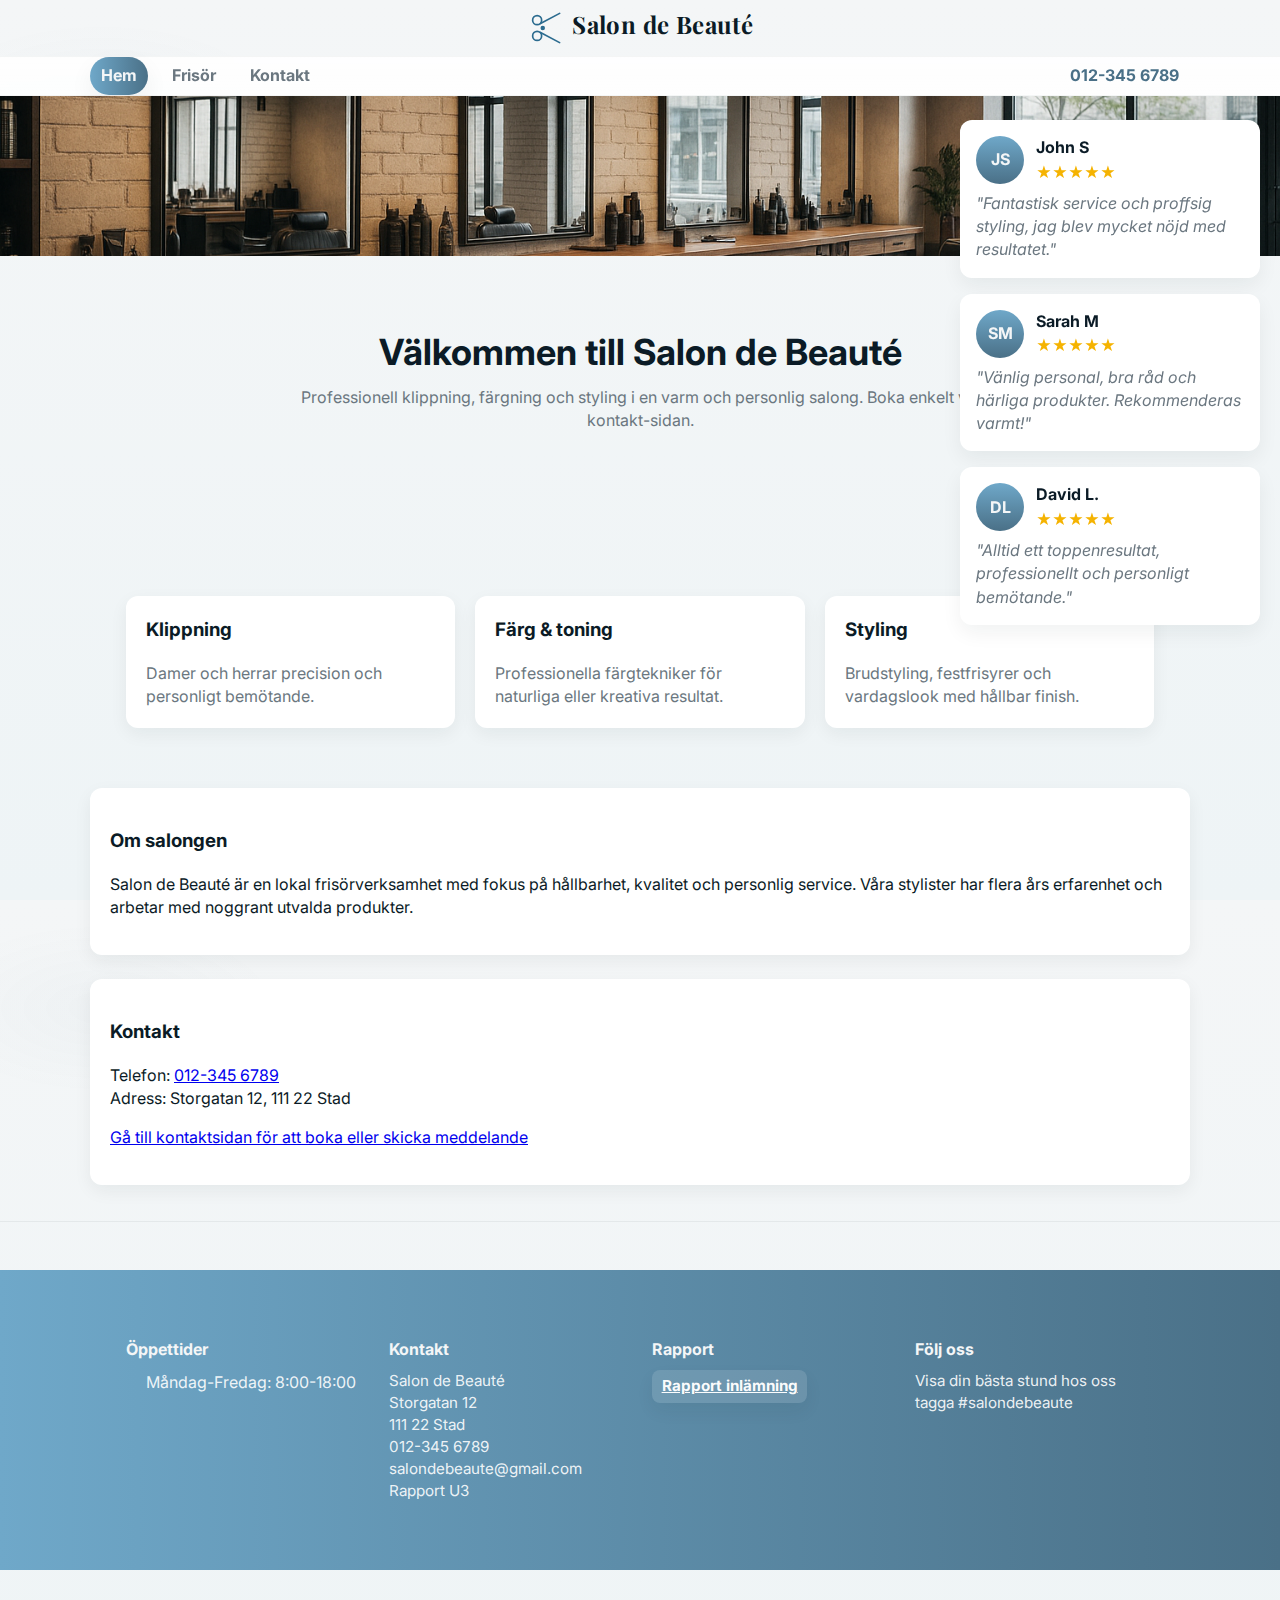
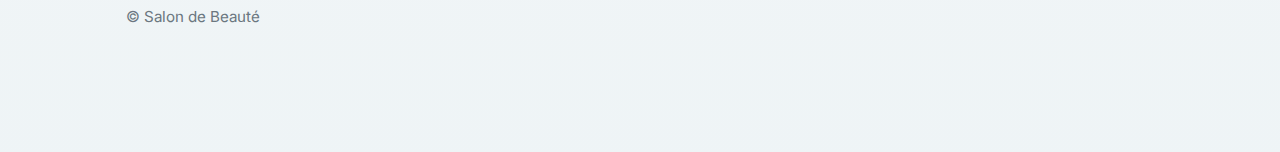
<file: index.html>
<!doctype html>
<html lang="sv">
  <head>
  <meta charset="utf-8" />
  <meta name="viewport" content="width=device-width,initial-scale=1" />
  <title>Hem  Salon de Beauté</title>
  <link rel="stylesheet" href="styles.css">
</head>
<body>
  
  <header class="site-header">
    <div class="container">
  <h1 class="logo"><a href="hem.html"><img src="assets/scissors-logo.svg" alt="Salon de Beauté logo" class="logo-img">Salon de Beauté</a></h1>
    </div>
  </header>

  <nav class="sub-nav" aria-label="Primary">
    <div class="container">
      <a href="hem.html" class="active" aria-current="page">Hem</a>
      <div class="nav-item has-submenu" aria-haspopup="true">
        <a href="frisor.html" class="nav-link">Frisör</a>
        <ul class="dropdown-menu" role="menu" aria-label="Frisör meny">
          <li role="none"><a role="menuitem" href="frisor-1.html">Klipp &amp; Form</a></li>
          <li role="none"><a role="menuitem" href="frisor-2.html">Färg &amp; toning</a></li>
          <li role="none"><a role="menuitem" href="frisor-3.html">Styling &amp; Brud</a></li>
        </ul>
      </div>
      <a href="kontakt.html">Kontakt</a>
      <a href="tel:+46123456789" class="nav-phone">012-345 6789</a>
    </div>
  </nav>

  <!-- title image (moved below nav) - full-bleed and thinner -->
  <div class="title-image" aria-hidden="false">
    <img src="assets/real2.png" alt="Salongens interiör" class="title-image-img">
  </div>
  
  <!-- header banner using user-provided image (caption removed) -->
  <div class="header-banner" role="img" aria-label="Salongens interiör">
    <img src="assets/real2.png" alt="Salongens interiör" class="banner-img">
  </div>

  <main id="main">
    <section class="hero">
      <div class="container">
        <h2>Välkommen till Salon de Beauté</h2>
        <p>Professionell klippning, färgning och styling i en varm och personlig salong. Boka enkelt via kontakt-sidan.</p>
      </div>
    </section>

    <section id="features" class="features container">
  <article class="feature">
    <h3>Klippning</h3>
  <p>Damer och herrar  precision och personligt bemötande.</p>
  </article>
      <article class="feature">
        <h3>Färg &amp; toning</h3>
        <p>Professionella färgtekniker för naturliga eller kreativa resultat.</p>
      </article>
      <article class="feature">
        <h3>Styling</h3>
        <p>Brudstyling, festfrisyrer och vardagslook med hållbar finish.</p>
      </article>
    </section>

    <section class="container about">
      <h3>Om salongen</h3>
      <p>Salon de Beauté är en lokal frisörverksamhet med fokus på hållbarhet, kvalitet och personlig service. Våra stylister har flera års erfarenhet och arbetar med noggrant utvalda produkter.</p>
    </section>

  <!-- Reviews sidebar (matches other pages) -->
  <aside class="reviews-sidebar" aria-label="Kundrecensioner">
    <div class="review-card">
      <div class="review-header">
        <div class="review-avatar">JS</div>
        <div class="review-meta"><strong>John S</strong><div class="stars">★★★★★</div></div>
      </div>
      <blockquote>"Fantastisk service och proffsig styling, jag blev mycket nöjd med resultatet."</blockquote>
    </div>
    <div class="review-card">
      <div class="review-header">
        <div class="review-avatar">SM</div>
        <div class="review-meta"><strong>Sarah M</strong><div class="stars">★★★★★</div></div>
      </div>
      <blockquote>"Vänlig personal, bra råd och härliga produkter. Rekommenderas varmt!"</blockquote>
    </div>
    <div class="review-card">
      <div class="review-header">
        <div class="review-avatar">DL</div>
        <div class="review-meta"><strong>David L.</strong><div class="stars">★★★★★</div></div>
      </div>
      <blockquote>"Alltid ett toppenresultat, professionellt och personligt bemötande."</blockquote>
    </div>
  </aside>

    <section id="contact" class="container contact">
      <h3>Kontakt</h3>
      <p>Telefon: <a href="tel:+46123456789">012-345 6789</a><br>Adress: Storgatan 12, 111 22 Stad</p>
      <p><a href="kontakt.html">Gå till kontaktsidan för att boka eller skicka meddelande</a></p>
    </section>
  </main>

  <footer class="site-footer">
    <div class="footer-bar" role="region" aria-label="Footer information">
      <div class="container footer-columns">
        <div class="footer-col">
          <h4>Öppettider</h4>
          <ul class="hours">
            <li>Måndag-Fredag: 8:00-18:00</li>
          </ul>
        </div>
        <div class="footer-col">
          <h4>Kontakt</h4>
          <p>Salon de Beauté<br>Storgatan 12<br>111 22 Stad</p>
          <p><a href="tel:0123456789">012-345 6789</a><br><a href="mailto:salondebeaute@gmail.com">salondebeaute@gmail.com</a></p>
          <p><a href="U3/rapport.html">Rapport U3</a></p>
        </div>
        <div class="footer-col">
          <h4>Rapport</h4>
          <p><a href="rapport.pdf" class="rapport-link" target="_blank" rel="noopener">Rapport inlämning</a></p>
        </div>
        <div class="footer-col">
          <h4>Följ oss</h4>
          <p>Visa din bästa stund hos oss<br>tagga #salondebeaute</p>
    <!-- social icon removed as requested -->
        </div>
      </div>
    </div>
    <div class="container">
      <p>© <span id="year"></span> Salon de Beauté</p>
    </div>
  </footer>
    <div class="container">
    </div>

</body>
</html>
</file>
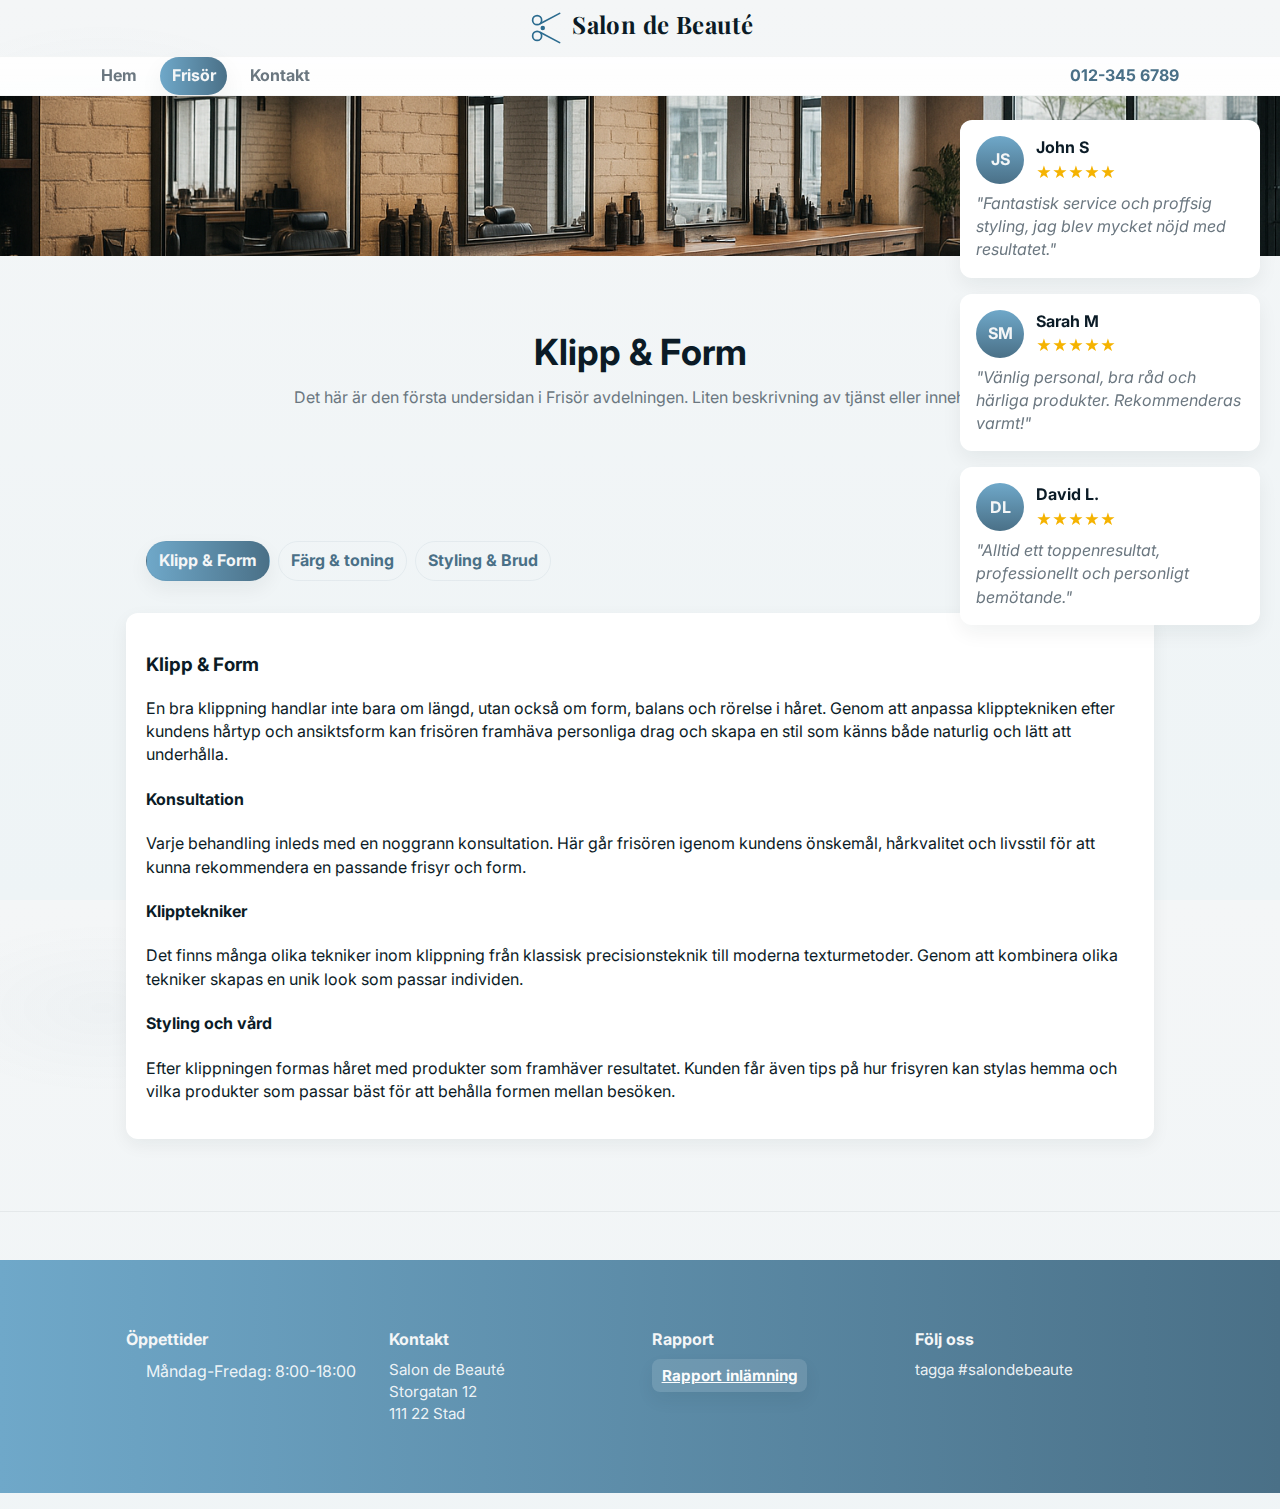
<file: frisor-1.html>
<!doctype html>
<html lang="sv">
  <head>
    <meta charset="utf-8" />
    <meta name="viewport" content="width=device-width,initial-scale=1" />
    <title>Klipp &amp; Form</title>
    <link rel="stylesheet" href="styles.css">
  </head>
  <body>
    <header class="site-header">
      <div class="container">
        <h1 class="logo"><a href="hem.html"><img src="assets/scissors-logo.svg" alt="Salon de Beauté logo" class="logo-img">Salon de Beauté</a></h1>
      </div>
    </header>

    <nav class="sub-nav" aria-label="Primary">
      <div class="container">
        <a href="hem.html">Hem</a>
        <div class="nav-item has-submenu" aria-haspopup="true">
          <a href="frisor.html" class="nav-link active" aria-current="page">Frisör</a>
          <ul class="dropdown-menu" role="menu" aria-label="Frisör meny">
            <li role="none"><a role="menuitem" href="frisor-1.html">Klipp &amp; Form</a></li>
            <li role="none"><a role="menuitem" href="frisor-2.html">Färg &amp; toning</a></li>
            <li role="none"><a role="menuitem" href="frisor-3.html">Styling &amp; Brud</a></li>
          </ul>
        </div>
        <a href="kontakt.html">Kontakt</a>
        <a href="tel:+46123456789" class="nav-phone">012-345 6789</a>
      </div>
    </nav>

    <div class="header-banner" role="img" aria-label="Salongens interiör">
      <img src="assets/real2.png" alt="Salongens interiör" class="banner-img">
    </div>

    <main id="main">
      <section class="hero">
        <div class="container">
          <h2>Klipp &amp; Form</h2>
          <p>Det här är den första undersidan i Frisör avdelningen. Liten beskrivning av tjänst eller innehåll.</p>
        </div>
      </section>
      <!-- reviews sidebar (sticky on the right) -->
      <aside class="reviews-sidebar" aria-label="Kundrecensioner">
        <div class="review-card">
            <div class="review-header">
            <div class="review-avatar">JS</div>
            <div class="review-meta"><strong>John S</strong><div class="stars">★★★★★</div></div>
          </div>
    <blockquote>"Fantastisk service och proffsig styling, jag blev mycket nöjd med resultatet."</blockquote>
        </div>
        <div class="review-card">
          <div class="review-header">
            <div class="review-avatar">SM</div>
            <div class="review-meta"><strong>Sarah M</strong><div class="stars">★★★★★</div></div>
          </div>
          <blockquote>"Vänlig personal, bra råd och härliga produkter. Rekommenderas varmt!"</blockquote>
        </div>
        <div class="review-card">
          <div class="review-header">
            <div class="review-avatar">DL</div>
            <div class="review-meta"><strong>David L.</strong><div class="stars">★★★★★</div></div>
          </div>
    <blockquote>"Alltid ett toppenresultat, professionellt och personligt bemötande."</blockquote>
        </div>
      </aside>

      <section class="container">
        <nav class="local-nav" aria-label="Lokal navigering Frisör">
          <ul>
            <li><a href="frisor-1.html" class="active">Klipp &amp; Form</a></li>
            <li><a href="frisor-2.html">Färg &amp; toning</a></li>
            <li><a href="frisor-3.html">Styling &amp; Brud</a></li>
          </ul>
        </nav>

        <article class="about">
          <h3>Klipp &amp; Form</h3>
          <p>En bra klippning handlar inte bara om längd, utan också om form, balans och rörelse i håret. Genom att anpassa klipptekniken efter kundens hårtyp och ansiktsform kan frisören framhäva personliga drag och skapa en stil som känns både naturlig och lätt att underhålla.</p>

          <h4>Konsultation</h4>
          <p>Varje behandling inleds med en noggrann konsultation. Här går frisören igenom kundens önskemål, hårkvalitet och livsstil för att kunna rekommendera en passande frisyr och form.</p>

          <h4>Klipptekniker</h4>
          <p>Det finns många olika tekniker inom klippning  från klassisk precisionsteknik till moderna texturmetoder. Genom att kombinera olika tekniker skapas en unik look som passar individen.</p>

          <h4>Styling och vård</h4>
          <p>Efter klippningen formas håret med produkter som framhäver resultatet. Kunden får även tips på hur frisyren kan stylas hemma och vilka produkter som passar bäst för att behålla formen mellan besöken.</p>
        </article>
      </section>
    </main>

    <footer class="site-footer">
      <div class="footer-bar" role="region" aria-label="Footer information">
        <div class="container footer-columns">
            <div class="footer-col">
              <h4>Öppettider</h4>
              <ul class="hours">
                <li>Måndag-Fredag: 8:00-18:00</li>
              </ul>
            </div>
            <div class="footer-col">
              <h4>Kontakt</h4>
              <p>Salon de Beauté<br>Storgatan 12<br>111 22 Stad</p>
            </div>
            <div class="footer-col">
              <h4>Rapport</h4>
              <p><a href="rapport.pdf" class="rapport-link" target="_blank" rel="noopener">Rapport inlämning</a></p>
            </div>
            <div class="footer-col">
              <h4>Följ oss</h4>
              <p>tagga #salondebeaute</p>
            </div>
          </div>
      </div>
    </footer>

    <!-- Mobile-only reviews toggle (CSS-only) -->
    <a href="#mobile-reviews" class="reviews-toggle" aria-hidden="false">Recensioner</a>

    <aside id="mobile-reviews" class="mobile-reviews-drawer" role="dialog" aria-label="Kundrecensioner">
    <a href="#" class="mobile-reviews-close" aria-label="Stäng recensioner">✕</a>
      <div class="reviews-drawer-inner">
        <div class="review-card">
          <div class="review-header">
            <div class="review-avatar">JS</div>
            <div class="review-meta"><strong>John S</strong><div class="stars">★★★★★</div></div>
          </div>
          <blockquote>"Fantastisk service och proffsig styling, jag blev mycket nöjd med resultatet."</blockquote>
        </div>
        <div class="review-card">
          <div class="review-header">
            <div class="review-avatar">SM</div>
            <div class="review-meta"><strong>Sarah M</strong><div class="stars">★★★★★</div></div>
          </div>
          <blockquote>"Vänlig personal, bra råd och härliga produkter. Rekommenderas varmt!"</blockquote>
        </div>
        <div class="review-card">
          <div class="review-header">
            <div class="review-avatar">DL</div>
            <div class="review-meta"><strong>David L.</strong><div class="stars">★★★★★</div></div>
          </div>
          <blockquote>"Alltid ett toppenresultat, professionellt och personligt bemötande."</blockquote>
        </div>
      </div>
    </aside>

    </body>
  </html>
</file>
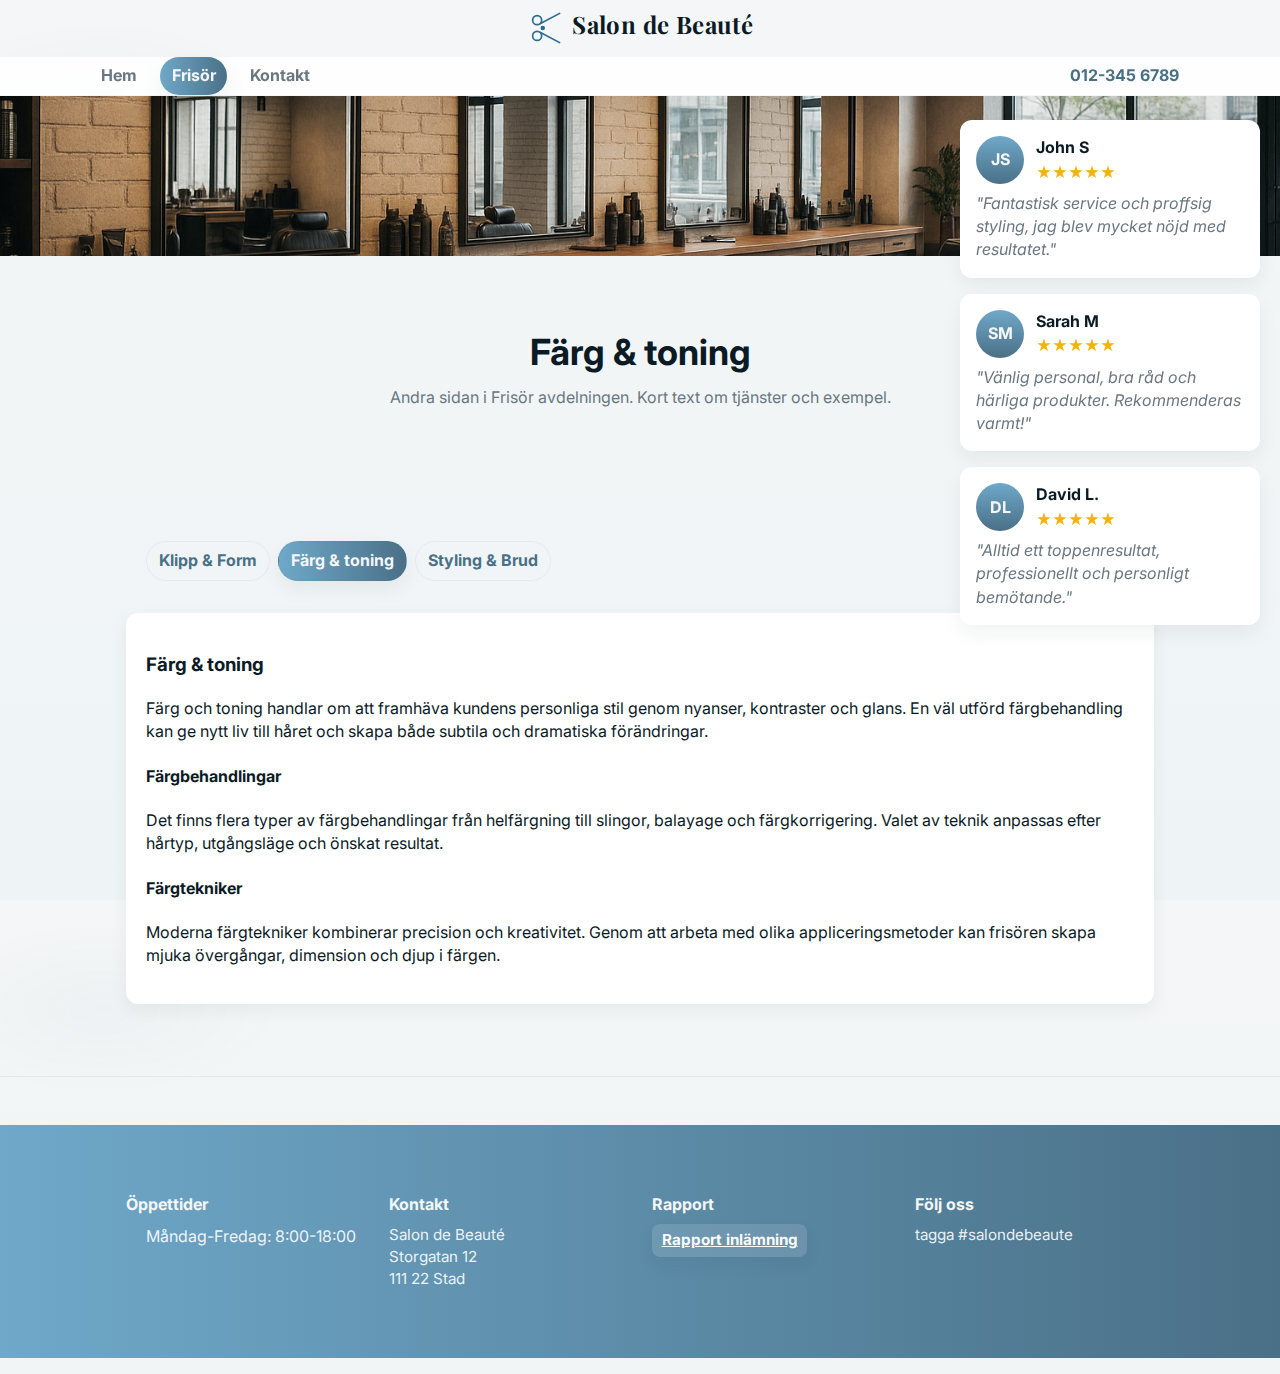
<file: frisor-2.html>
<!doctype html>
<html lang="sv">
  <head>
  <meta charset="utf-8" />
  <meta name="viewport" content="width=device-width,initial-scale=1" />
  <title>Färg &amp; toning</title>
  <link rel="stylesheet" href="styles.css">
</head>
<body>
  
  <header class="site-header">
    <div class="container">
  <h1 class="logo"><a href="hem.html"><img src="assets/scissors-logo.svg" alt="Salon de Beauté logo" class="logo-img">Salon de Beauté</a></h1>
    </div>
  </header>

  <nav class="sub-nav" aria-label="Primary">
    <div class="container">
      <a href="hem.html">Hem</a>
      <div class="nav-item has-submenu" aria-haspopup="true">
        <a href="frisor.html" class="nav-link active" aria-current="page">Frisör</a>
        <ul class="dropdown-menu" role="menu" aria-label="Frisör meny">
          <li role="none"><a role="menuitem" href="frisor-1.html">Klipp &amp; Form</a></li>
          <li role="none"><a role="menuitem" href="frisor-2.html">Färg &amp; toning</a></li>
          <li role="none"><a role="menuitem" href="frisor-3.html">Styling &amp; Brud</a></li>
        </ul>
      </div>
      <a href="kontakt.html">Kontakt</a>
      <a href="tel:+46123456789" class="nav-phone">012-345 6789</a>
    </div>
  </nav>

  <div class="header-banner" role="img" aria-label="Salongens interiör">
    <img src="assets/real2.png" alt="Salongens interiör" class="banner-img">
  </div>

  <main id="main">
    <section class="hero">
      <div class="container">
  <h2>Färg &amp; toning</h2>
  <p>Andra sidan i Frisör avdelningen. Kort text om tjänster och exempel.</p>
      </div>
    </section>
    <!-- reviews sidebar (sticky on the right) -->
    <aside class="reviews-sidebar" aria-label="Kundrecensioner">
      <div class="review-card">
          <div class="review-header">
          <div class="review-avatar">JS</div>
          <div class="review-meta"><strong>John S</strong><div class="stars">★★★★★</div></div>
        </div>
  <blockquote>"Fantastisk service och proffsig styling, jag blev mycket nöjd med resultatet."</blockquote>
      </div>
      <div class="review-card">
        <div class="review-header">
          <div class="review-avatar">SM</div>
          <div class="review-meta"><strong>Sarah M</strong><div class="stars">★★★★★</div></div>
        </div>
        <blockquote>"Vänlig personal, bra råd och härliga produkter. Rekommenderas varmt!"</blockquote>
      </div>
      <div class="review-card">
        <div class="review-header">
          <div class="review-avatar">DL</div>
          <div class="review-meta"><strong>David L.</strong><div class="stars">★★★★★</div></div>
        </div>
  <blockquote>"Alltid ett toppenresultat, professionellt och personligt bemötande."</blockquote>
      </div>
    </aside>

  <!-- mobile reviews toggle (small screens) -->
  <a href="#mobile-reviews" class="reviews-toggle">Recensioner</a>

    <!-- mobile reviews drawer -->
    <aside id="mobile-reviews" class="mobile-reviews-drawer" role="dialog" aria-label="Kundrecensioner">
      <a href="#" class="mobile-reviews-close" aria-label="Stäng recensioner">✕</a>
      <div class="reviews-drawer-inner">
      <div class="review-card">
        <div class="review-header">
          <div class="review-avatar">JS</div>
          <div class="review-meta"><strong>John S</strong><div class="stars">★★★★★</div></div>
        </div>
        <blockquote>"Fantastisk service och proffsig styling, jag blev mycket nöjd med resultatet."</blockquote>
      </div>
      <div class="review-card">
        <div class="review-header">
          <div class="review-avatar">SM</div>
          <div class="review-meta"><strong>Sarah M</strong><div class="stars">★★★★★</div></div>
        </div>
        <blockquote>"Vänlig personal, bra råd och härliga produkter. Rekommenderas varmt!"</blockquote>
      </div>
      <div class="review-card">
        <div class="review-header">
          <div class="review-avatar">DL</div>
          <div class="review-meta"><strong>David L.</strong><div class="stars">★★★★★</div></div>
        </div>
        <blockquote>"Alltid ett toppenresultat, professionellt och personligt bemötande."</blockquote>
      </div>
      </div>
    </aside>

    <section class="container">
      <nav class="local-nav" aria-label="Lokal navigering Frisör">
        <ul>
          <li><a href="frisor-1.html">Klipp &amp; Form</a></li>
          <li><a href="frisor-2.html" class="active">Färg &amp; toning</a></li>
          <li><a href="frisor-3.html">Styling &amp; Brud</a></li>
        </ul>
      </nav>

      <article class="about">
        <h3>Färg &amp; toning</h3>
        <p>Färg och toning handlar om att framhäva kundens personliga stil genom nyanser, kontraster och glans. En väl utförd färgbehandling kan ge nytt liv till håret och skapa både subtila och dramatiska förändringar.</p>

  <h4>Färgbehandlingar</h4>
  <p>Det finns flera typer av färgbehandlingar  från helfärgning till slingor, balayage och färgkorrigering. Valet av teknik anpassas efter hårtyp, utgångsläge och önskat resultat.</p>

        <h4>Färgtekniker</h4>
        <p>Moderna färgtekniker kombinerar precision och kreativitet. Genom att arbeta med olika appliceringsmetoder kan frisören skapa mjuka övergångar, dimension och djup i färgen.</p>

        
      </article>
    </section>

  </main>

  <footer class="site-footer">
    <div class="footer-bar" role="region" aria-label="Footer information">
      <div class="container footer-columns">
        <div class="footer-col">
          <h4>Öppettider</h4>
            <ul class="hours">
            <li>Måndag-Fredag: 8:00-18:00</li>
          </ul>
        </div>
        <div class="footer-col">
          <h4>Kontakt</h4>
          <p>Salon de Beauté<br>Storgatan 12<br>111 22 Stad</p>
        </div>
        <div class="footer-col">
          <h4>Rapport</h4>
          <p><a href="rapport.pdf" class="rapport-link" target="_blank" rel="noopener">Rapport inlämning</a></p>
        </div>
        <div class="footer-col">
          <h4>Följ oss</h4>
          <p>tagga #salondebeaute</p>
        </div>
      </div>
    </div>
  </footer>

</body>
</html>
</file>
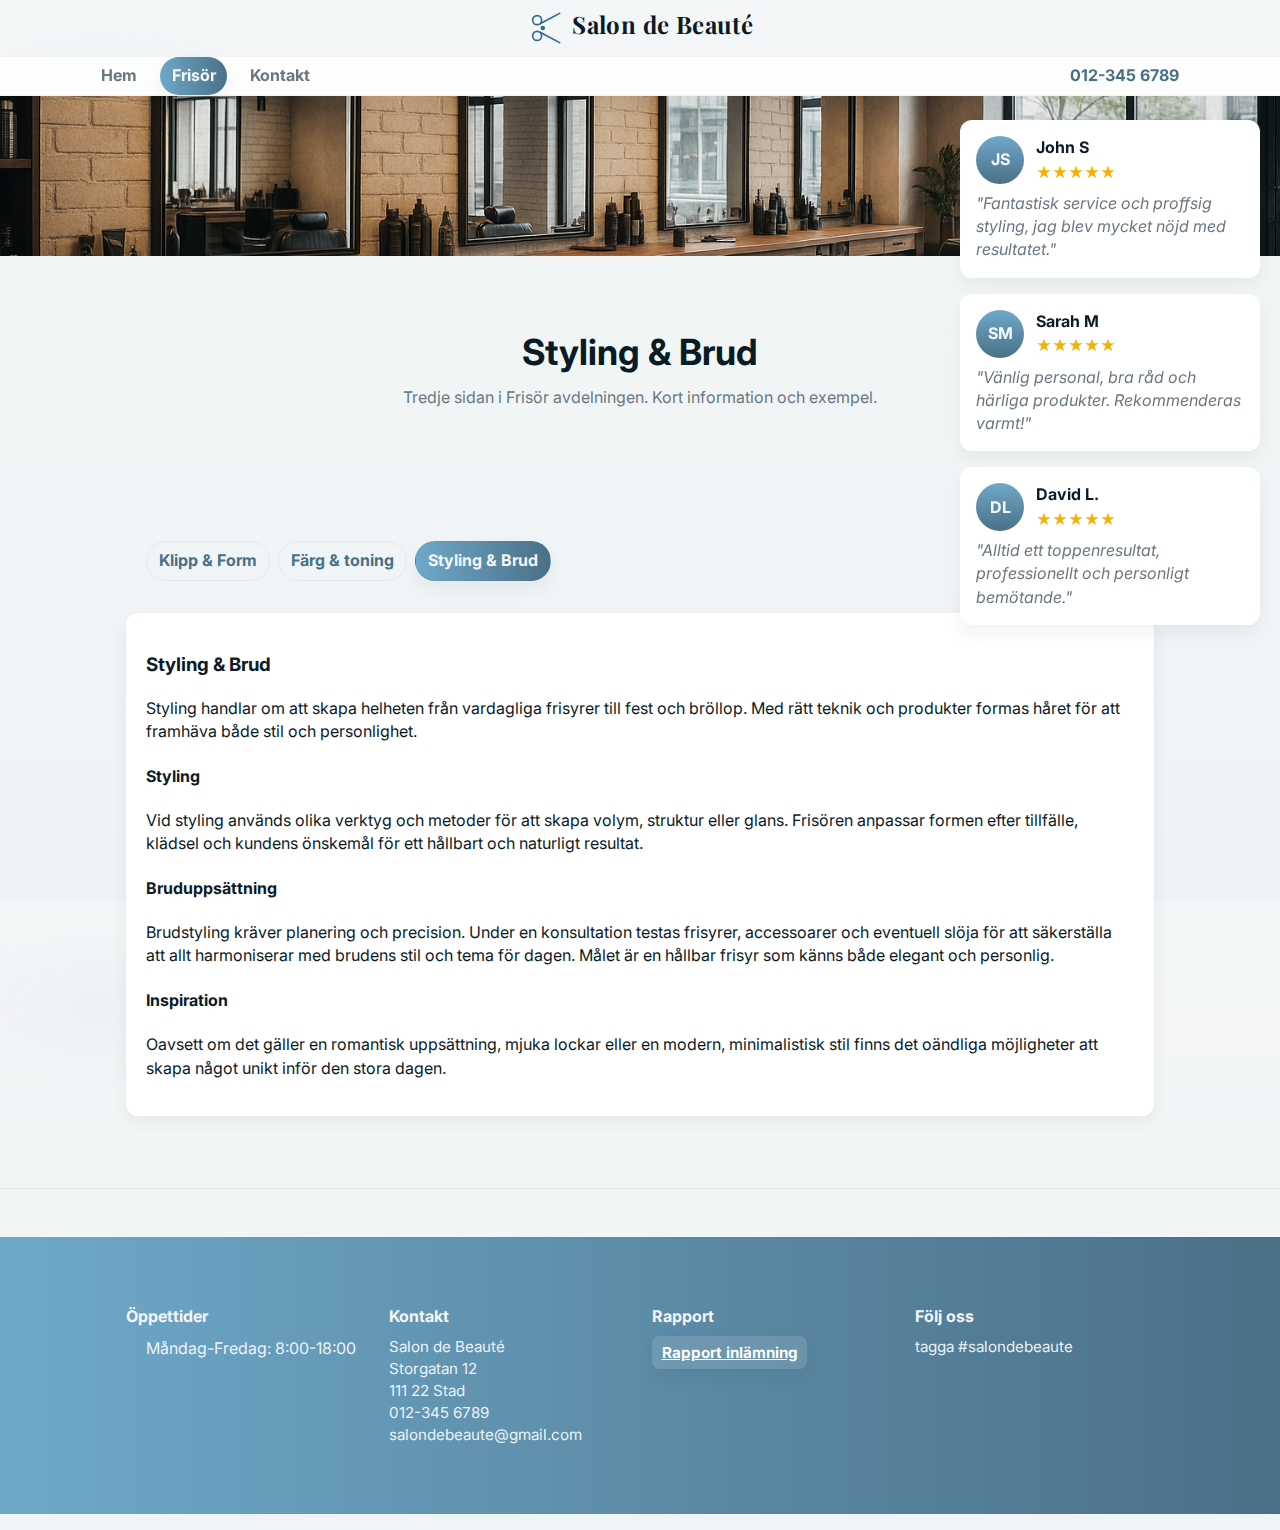
<file: frisor-3.html>
<!doctype html>
<html lang="sv">
  <head>
  <meta charset="utf-8" />
  <meta name="viewport" content="width=device-width,initial-scale=1" />
  <title>Styling &amp; Brud</title>
  <link rel="stylesheet" href="styles.css">
</head>
<body>
  
  <header class="site-header">
    <div class="container">
  <h1 class="logo"><a href="hem.html"><img src="assets/scissors-logo.svg" alt="Salon de Beauté logo" class="logo-img">Salon de Beauté</a></h1>
    </div>
  </header>

  <nav class="sub-nav" aria-label="Primary">
    <div class="container">
      <a href="hem.html">Hem</a>
      <div class="nav-item has-submenu" aria-haspopup="true">
        <a href="frisor.html" class="nav-link active" aria-current="page">Frisör</a>
        <ul class="dropdown-menu" role="menu" aria-label="Frisör meny">
          <li role="none"><a role="menuitem" href="frisor-1.html">Klipp &amp; Form</a></li>
          <li role="none"><a role="menuitem" href="frisor-2.html">Färg &amp; toning</a></li>
          <li role="none"><a role="menuitem" href="frisor-3.html">Styling &amp; Brud</a></li>
        </ul>
      </div>
      <a href="kontakt.html">Kontakt</a>
      <a href="tel:+46123456789" class="nav-phone">012-345 6789</a>
    </div>
  </nav>

  <div class="header-banner" role="img" aria-label="Salongens interiör">
    <img src="assets/real2.png" alt="Salongens interiör" class="banner-img">
  </div>

  <main id="main">
    <section class="hero">
      <div class="container">
  <h2>Styling &amp; Brud</h2>
  <p>Tredje sidan i Frisör avdelningen. Kort information och exempel.</p>
      </div>
    </section>
    <!-- reviews sidebar (sticky on the right) -->
    <aside class="reviews-sidebar" aria-label="Kundrecensioner">
      <div class="review-card">
        <div class="review-header">
          <div class="review-avatar">JS</div>
          <div class="review-meta"><strong>John S</strong><div class="stars">★★★★★</div></div>
        </div>
        <blockquote>"Fantastisk service och proffsig styling, jag blev mycket nöjd med resultatet."</blockquote>
      </div>
      <div class="review-card">
        <div class="review-header">
          <div class="review-avatar">SM</div>
          <div class="review-meta"><strong>Sarah M</strong><div class="stars">★★★★★</div></div>
        </div>
        <blockquote>"Vänlig personal, bra råd och härliga produkter. Rekommenderas varmt!"</blockquote>
      </div>
      <div class="review-card">
        <div class="review-header">
          <div class="review-avatar">DL</div>
          <div class="review-meta"><strong>David L.</strong><div class="stars">★★★★★</div></div>
        </div>
        <blockquote>"Alltid ett toppenresultat, professionellt och personligt bemötande."</blockquote>
      </div>
    </aside>

  <!-- mobile reviews toggle (small screens) -->
  <a href="#mobile-reviews" class="reviews-toggle">Recensioner</a>

    <!-- mobile reviews drawer -->
    <aside id="mobile-reviews" class="mobile-reviews-drawer" role="dialog" aria-label="Kundrecensioner">
      <a href="#" class="mobile-reviews-close" aria-label="Stäng recensioner">✕</a>
      <div class="reviews-drawer-inner">
      <div class="review-card">
        <div class="review-header">
          <div class="review-avatar">JS</div>
          <div class="review-meta"><strong>John S</strong><div class="stars">★★★★★</div></div>
        </div>
        <blockquote>"Fantastisk service och proffsig styling, jag blev mycket nöjd med resultatet."</blockquote>
      </div>
      <div class="review-card">
        <div class="review-header">
          <div class="review-avatar">SM</div>
          <div class="review-meta"><strong>Sarah M</strong><div class="stars">★★★★★</div></div>
        </div>
        <blockquote>"Vänlig personal, bra råd och härliga produkter. Rekommenderas varmt!"</blockquote>
      </div>
      <div class="review-card">
        <div class="review-header">
          <div class="review-avatar">DL</div>
          <div class="review-meta"><strong>David L.</strong><div class="stars">★★★★★</div></div>
        </div>
        <blockquote>"Alltid ett toppenresultat, professionellt och personligt bemötande."</blockquote>
      </div>
      </div>
    </aside>

    <section class="container">
      <nav class="local-nav" aria-label="Lokal navigering Frisör">
        <ul>
          <li><a href="frisor-1.html">Klipp &amp; Form</a></li>
          <li><a href="frisor-2.html">Färg &amp; toning</a></li>
          <li><a href="frisor-3.html" class="active">Styling &amp; Brud</a></li>
        </ul>
      </nav>

      <article class="about">
        <h3>Styling &amp; Brud</h3>
  <p>Styling handlar om att skapa helheten  från vardagliga frisyrer till fest och bröllop. Med rätt teknik och produkter formas håret för att framhäva både stil och personlighet.</p>

        <h4>Styling</h4>
        <p>Vid styling används olika verktyg och metoder för att skapa volym, struktur eller glans. Frisören anpassar formen efter tillfälle, klädsel och kundens önskemål för ett hållbart och naturligt resultat.</p>

        <h4>Bruduppsättning</h4>
        <p>Brudstyling kräver planering och precision. Under en konsultation testas frisyrer, accessoarer och eventuell slöja för att säkerställa att allt harmoniserar med brudens stil och tema för dagen. Målet är en hållbar frisyr som känns både elegant och personlig.</p>

        <h4>Inspiration</h4>
        <p>Oavsett om det gäller en romantisk uppsättning, mjuka lockar eller en modern, minimalistisk stil finns det oändliga möjligheter att skapa något unikt inför den stora dagen.</p>
      </article>
    </section>

  </main>

  <footer class="site-footer">
    <div class="footer-bar" role="region" aria-label="Footer information">
      <div class="container footer-columns">
        <div class="footer-col">
          <h4>Öppettider</h4>
          <ul class="hours">
            <li>Måndag-Fredag: 8:00-18:00</li>
          </ul>
        </div>
          <div class="footer-col">
            <h4>Kontakt</h4>
            <p>Salon de Beauté<br>Storgatan 12<br>111 22 Stad</p>
            <p><a href="tel:0123456789">012-345 6789</a><br><a href="mailto:salondebeaute@gmail.com">salondebeaute@gmail.com</a></p>
          </div>
          <div class="footer-col">
            <h4>Rapport</h4>
            <p><a href="rapport.pdf" class="rapport-link" target="_blank" rel="noopener">Rapport inlämning</a></p>
          </div>
        <div class="footer-col">
          <h4>Följ oss</h4>
          <p>tagga #salondebeaute</p>
        </div>
      </div>
    </div>
  </footer>

</body>
</html>
</file>
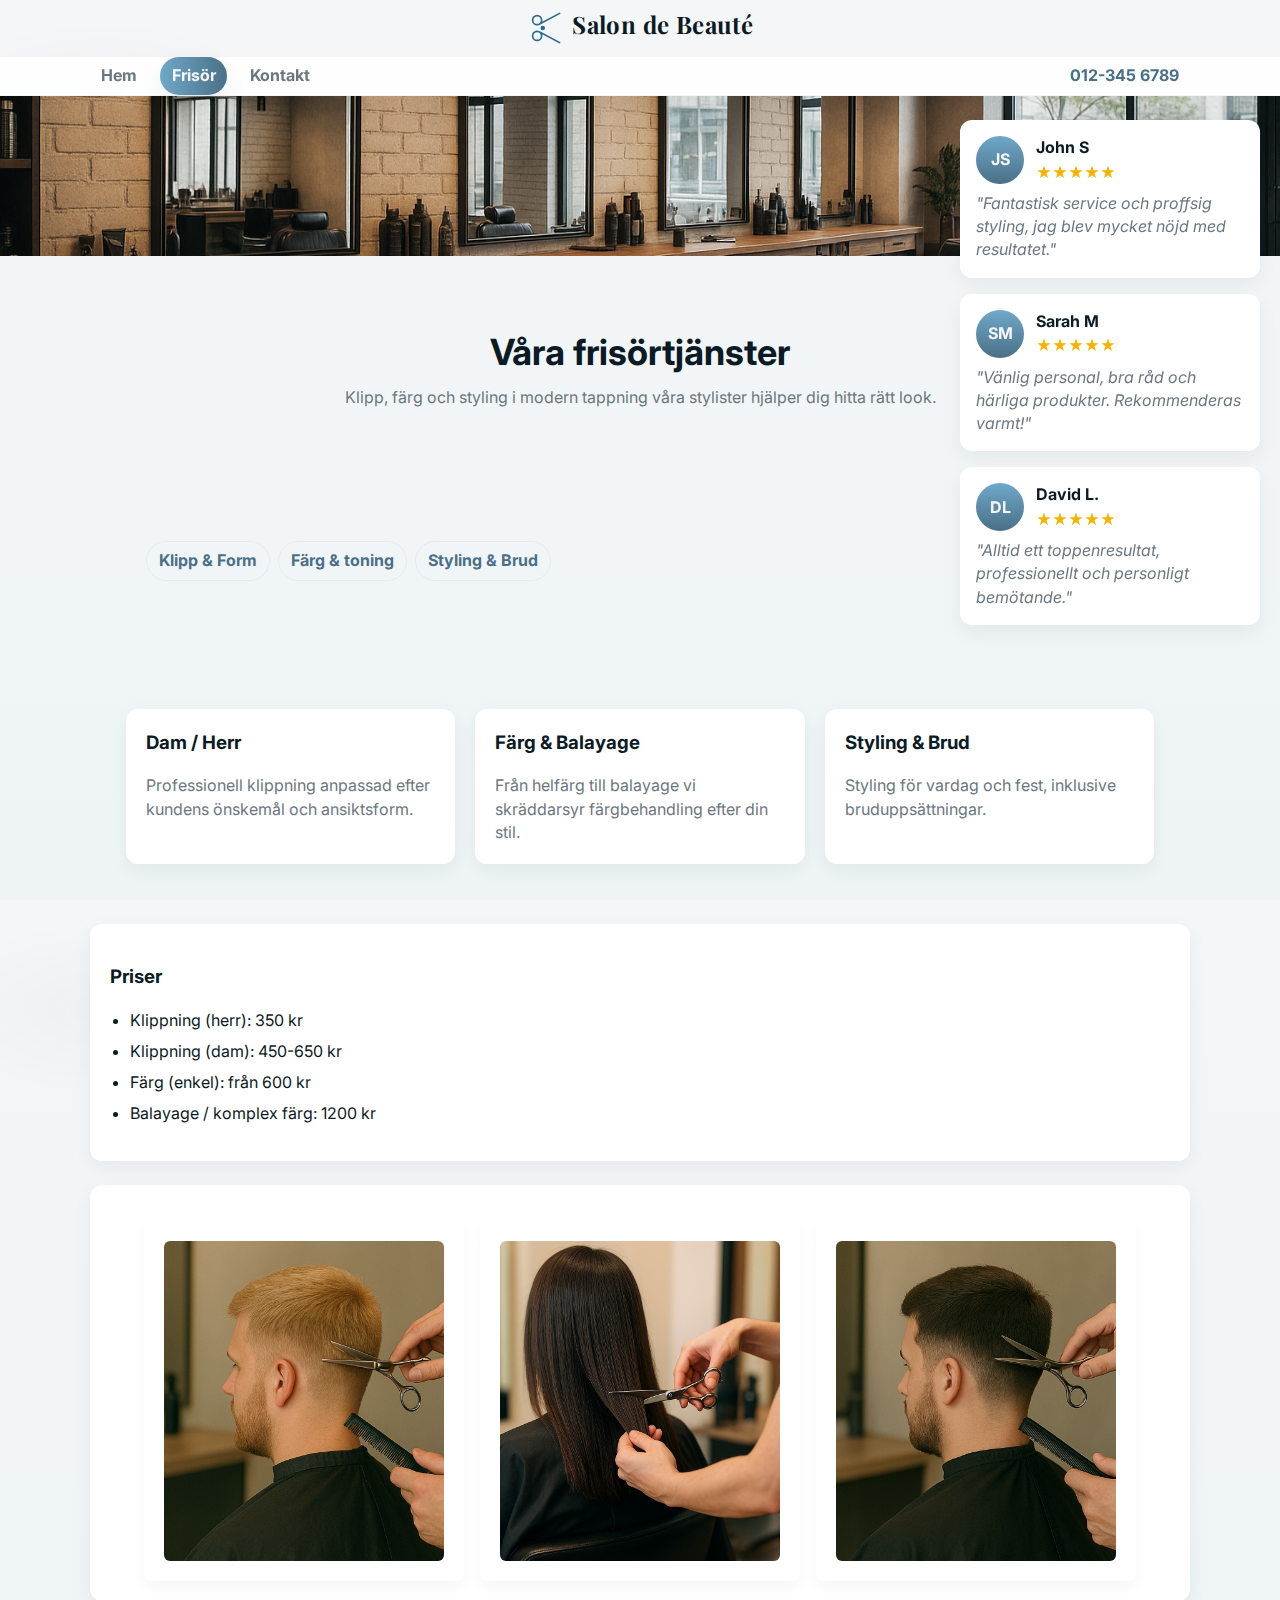
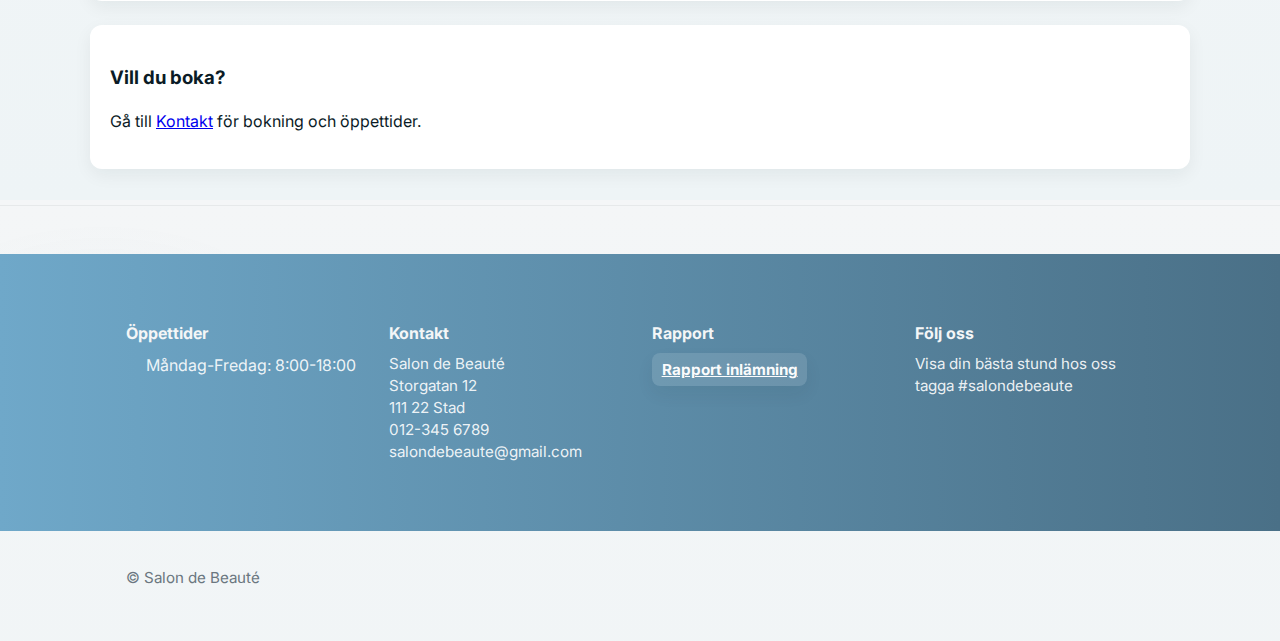
<file: frisor.html>
<!doctype html>
<html lang="sv">
  <head>
  <meta charset="utf-8" />
  <meta name="viewport" content="width=device-width,initial-scale=1" />
  <title>Frisör  Salon de Beauté</title>
  <link rel="stylesheet" href="styles.css">
</head>
<body>
  
  <header class="site-header">
    <div class="container">
  <h1 class="logo"><a href="hem.html"><img src="assets/scissors-logo.svg" alt="Salon de Beauté logo" class="logo-img">Salon de Beauté</a></h1>
    </div>
  </header>

  <nav class="sub-nav" aria-label="Primary">
    <div class="container">
      <a href="hem.html">Hem</a>
      <div class="nav-item has-submenu" aria-haspopup="true">
        <a href="frisor.html" class="nav-link active" aria-current="page">Frisör</a>
        <ul class="dropdown-menu" role="menu" aria-label="Frisör meny">
          <li role="none"><a role="menuitem" href="frisor-1.html">Klipp &amp; Form</a></li>
          <li role="none"><a role="menuitem" href="frisor-2.html">Färg &amp; toning</a></li>
          <li role="none"><a role="menuitem" href="frisor-3.html">Styling &amp; Brud</a></li>
        </ul>
      </div>
      <a href="kontakt.html">Kontakt</a>
      <a href="tel:+46123456789" class="nav-phone">012-345 6789</a>
    </div>
  </nav>

  <!-- header banner using user-provided image (caption removed) -->
  <div class="header-banner" role="img" aria-label="Salongens interiör">
    <img src="assets/real2.png" alt="Salongens interiör" class="banner-img">
  </div>

  <main id="main">
    <section class="hero">
      <div class="container">
        <h2>Våra frisörtjänster</h2>
        <p>Klipp, färg och styling i modern tappning  våra stylister hjälper dig hitta rätt look.</p>
      </div>
    </section>

    <!-- Local navigation for Frisör section: connects to three undersidor -->
    <section class="container">
      <nav class="local-nav" aria-label="Frisör lokala sidor">
        <ul>
          <li><a href="frisor-1.html">Klipp &amp; Form</a></li>
          <li><a href="frisor-2.html">Färg &amp; toning</a></li>
          <li><a href="frisor-3.html">Styling &amp; Brud</a></li>
        </ul>
      </nav>
    </section>

    <section id="features" class="features container">
  <article class="feature">
    <h3>Dam / Herr</h3>
  <p>Professionell klippning anpassad efter kundens önskemål och ansiktsform.</p>
  </article>
      <article class="feature">
        <h3>Färg &amp; Balayage</h3>
      <p>Från helfärg till balayage  vi skräddarsyr färgbehandling efter din stil.</p>
          </article>
      <article class="feature">
        <h3>Styling &amp; Brud</h3>
  <p>Styling för vardag och fest, inklusive bruduppsättningar.</p>
      </article>
    </section>

    <section class="container about">
      <h3>Priser</h3>
          <ul>
        <li>Klippning (herr): 350 kr</li>
  <li>Klippning (dam): 450-650 kr</li>
        <li>Färg (enkel): från 600 kr</li>
        <li>Balayage / komplex färg: 1200 kr</li>
      </ul>
    </section>

      <!-- reviews sidebar (sticky on the right) -->
      <aside class="reviews-sidebar" aria-label="Kundrecensioner">
        <div class="review-card">
          <div class="review-header">
            <div class="review-avatar">JS</div>
            <div class="review-meta"><strong>John S</strong><div class="stars">★★★★★</div></div>
          </div>
          <blockquote>"Fantastisk service och proffsig styling, jag blev mycket nöjd med resultatet."</blockquote>
        </div>
        <div class="review-card">
          <div class="review-header">
            <div class="review-avatar">SM</div>
            <div class="review-meta"><strong>Sarah M</strong><div class="stars">★★★★★</div></div>
          </div>
          <blockquote>"Vänlig personal, bra råd och härliga produkter. Rekommenderas varmt!"</blockquote>
        </div>
        <div class="review-card">
          <div class="review-header">
            <div class="review-avatar">DL</div>
            <div class="review-meta"><strong>David L.</strong><div class="stars">★★★★★</div></div>
          </div>
          <blockquote>"Alltid ett toppenresultat, professionellt och personligt bemötande."</blockquote>
        </div>
      </aside>
    <section class="container about">
        <div class="gallery" aria-label="Bildgalleri">
        <div class="gallery-item"><img src="assets/blond1.jpg" alt="Galleri bild  Blond"></div>
        <div class="gallery-item"><img src="assets/girl1.jpg" alt="Galleri bild  Flicka"></div>
        <div class="gallery-item"><img src="assets/haircut1.jpg" alt="Galleri bild  Klippning"></div>
      </div>
    </section>

    <section id="contact" class="container contact">
      <h3>Vill du boka?</h3>
      <p>Gå till <a href="kontakt.html">Kontakt</a> för bokning och öppettider.</p>
    </section>

  </main>

  <footer class="site-footer">
    <div class="footer-bar" role="region" aria-label="Footer information">
      <div class="container footer-columns">
        <div class="footer-col">
          <h4>Öppettider</h4>
          <ul class="hours">
            <li>Måndag-Fredag: 8:00-18:00</li>
          </ul>
        </div>
        <div class="footer-col">
          <h4>Kontakt</h4>
    <p>Salon de Beauté<br>Storgatan 12<br>111 22 Stad</p>
          <p><a href="tel:0123456789">012-345 6789</a><br><a href="mailto:salondebeaute@gmail.com">salondebeaute@gmail.com</a></p>
        </div>
        <div class="footer-col">
          <h4>Rapport</h4>
          <p><a href="rapport.pdf" class="rapport-link" target="_blank" rel="noopener">Rapport inlämning</a></p>
        </div>
        <div class="footer-col">
          <h4>Följ oss</h4>
          <p>Visa din bästa stund hos oss<br>tagga #salondebeaute</p>
          <!-- social icon removed as requested -->
        </div>
      </div>
    </div>
    <div class="container">
      <p>© <span id="year"></span> Salon de Beauté</p>
    </div>
  </footer>
  
  <!-- Mobile-only reviews toggle (CSS-only) -->
  <a href="#mobile-reviews" class="reviews-toggle" aria-hidden="false">Recensioner</a>

  <aside id="mobile-reviews" class="mobile-reviews-drawer" role="dialog" aria-label="Kundrecensioner">
  <a href="#" class="mobile-reviews-close" aria-label="Stäng recensioner">×</a>
    <div class="reviews-drawer-inner">
      <div class="review-card">
        <div class="review-header">
          <div class="review-avatar">JS</div>
          <div class="review-meta"><strong>John S</strong><div class="stars">★★★★★</div></div>
        </div>
  <blockquote>"Fantastisk service och proffsig styling, jag blev mycket nöjd med resultatet."</blockquote>
      </div>
      <div class="review-card">
        <div class="review-header">
          <div class="review-avatar">SM</div>
          <div class="review-meta"><strong>Sarah M</strong><div class="stars">★★★★★</div></div>
        </div>
  <blockquote>"Vänlig personal, bra råd och härliga produkter. Rekommenderas varmt!"</blockquote>
      </div>
      <div class="review-card">
        <div class="review-header">
          <div class="review-avatar">DL</div>
          <div class="review-meta"><strong>David L.</strong><div class="stars">★★★★★</div></div>
        </div>
  <blockquote>"Alltid ett toppenresultat, professionellt och personligt bemötande."</blockquote>
      </div>
    </div>
  </aside>

  </body>
</html>
</file>
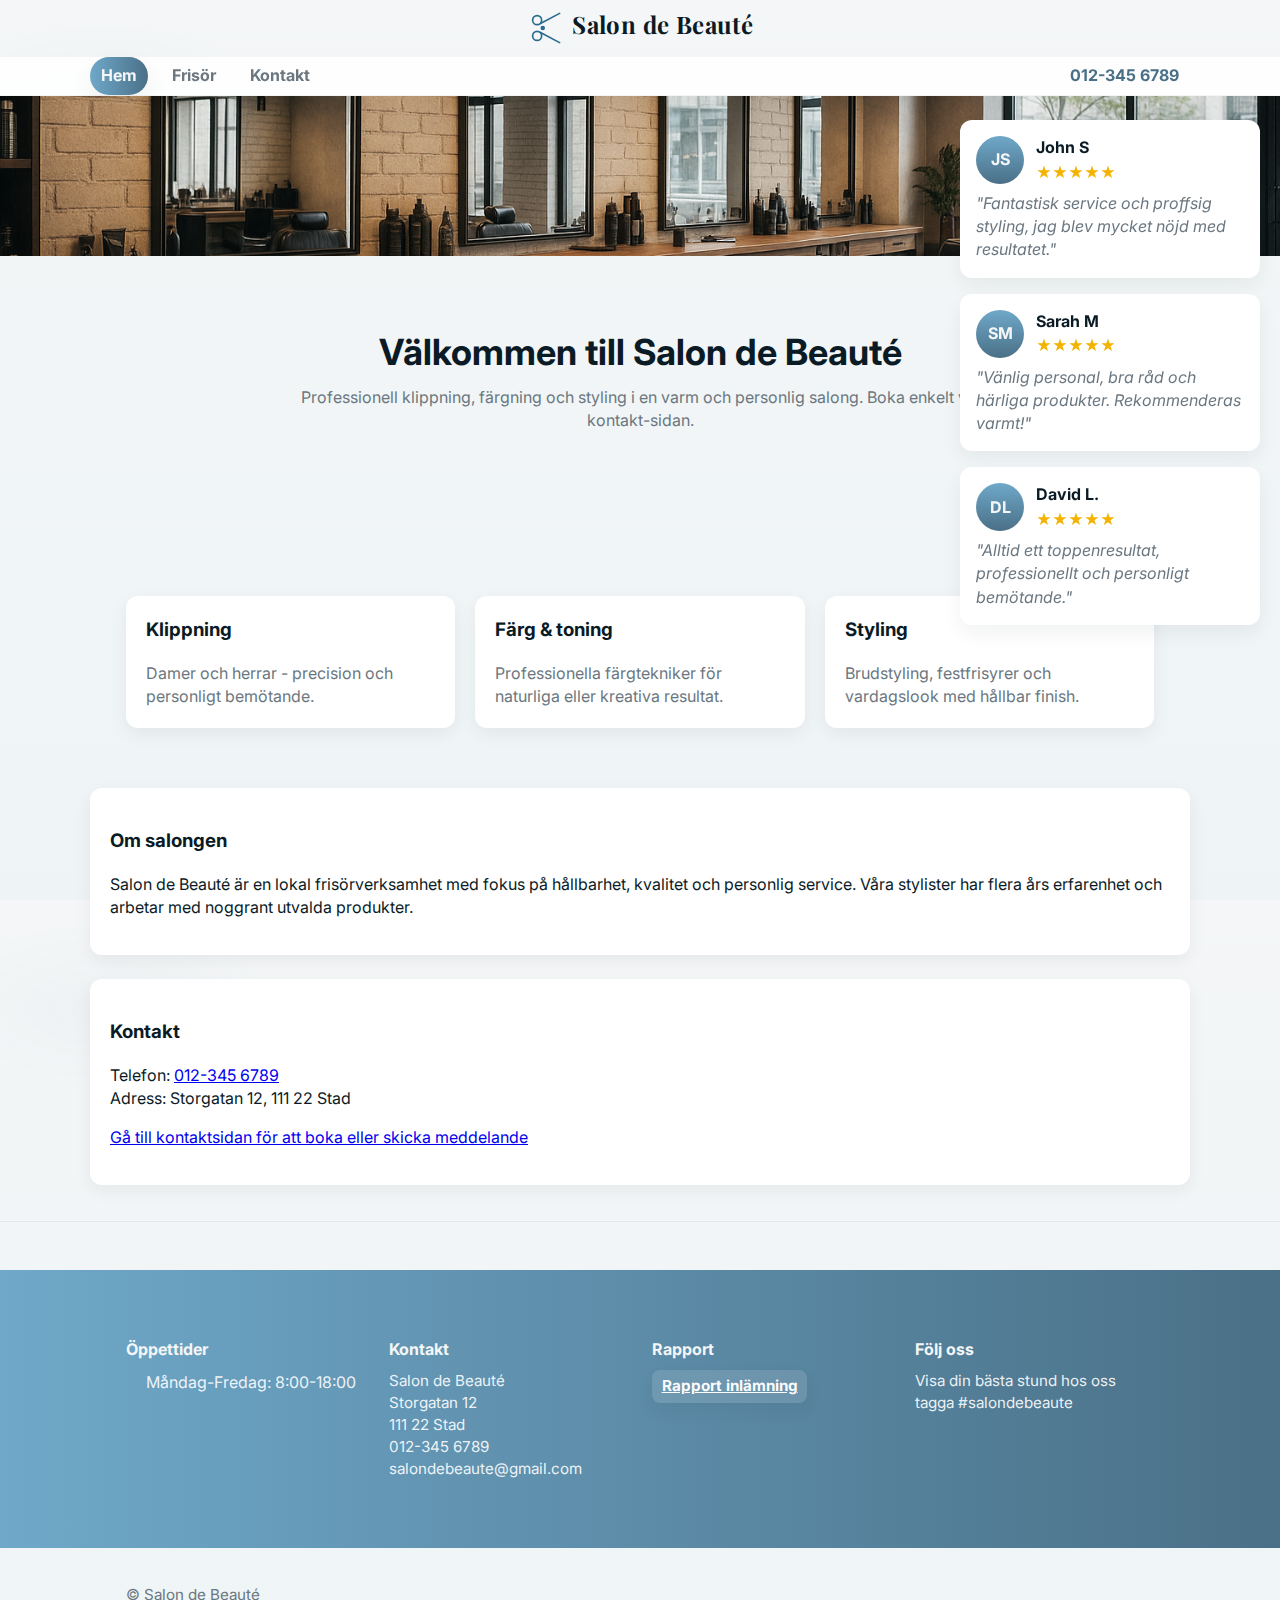
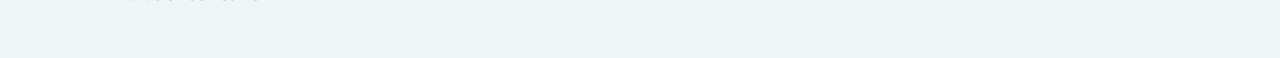
<file: hem.html>
<!doctype html>
<html lang="sv">
  <head>
  <meta charset="utf-8" />
  <meta name="viewport" content="width=device-width,initial-scale=1" />
  <title>Hem - Salon de Beauté</title>
  <link rel="stylesheet" href="styles.css">
</head>
<body>
  
  <header class="site-header">
    <div class="container">
  <h1 class="logo"><a href="hem.html"><img src="assets/scissors-logo.svg" alt="Salon de Beauté logo" class="logo-img">Salon de Beauté</a></h1>
    </div>
  </header>

  <nav class="sub-nav" aria-label="Primary">
    <div class="container">
      <a href="hem.html" class="active" aria-current="page">Hem</a>
      <div class="nav-item has-submenu" aria-haspopup="true">
        <a href="frisor.html" class="nav-link">Frisör</a>
        <ul class="dropdown-menu" role="menu" aria-label="Frisör meny">
          <li role="none"><a role="menuitem" href="frisor-1.html">Klipp &amp; Form</a></li>
          <li role="none"><a role="menuitem" href="frisor-2.html">Färg &amp; toning</a></li>
          <li role="none"><a role="menuitem" href="frisor-3.html">Styling &amp; Brud</a></li>
        </ul>
      </div>
      <a href="kontakt.html">Kontakt</a>
      <a href="tel:+46123456789" class="nav-phone">012-345 6789</a>
    </div>
  </nav>
  
  <!-- header banner using user-provided image (caption removed) -->
  <div class="header-banner" role="img" aria-label="Salongens interiör">
    <img src="assets/real2.png" alt="Salongens interiör" class="banner-img">
  </div>

  <main id="main">
    <section class="hero">
      <div class="container">
        <h2>Välkommen till Salon de Beauté</h2>
        <p>Professionell klippning, färgning och styling i en varm och personlig salong. Boka enkelt via kontakt-sidan.</p>
      </div>
    </section>

    <section id="features" class="features container">
      <article class="feature">
        <h3>Klippning</h3>
  <p>Damer och herrar - precision och personligt bemötande.</p>
      </article>
      <article class="feature">
        <h3>Färg &amp; toning</h3>
        <p>Professionella färgtekniker för naturliga eller kreativa resultat.</p>
      </article>
      <article class="feature">
        <h3>Styling</h3>
        <p>Brudstyling, festfrisyrer och vardagslook med hållbar finish.</p>
      </article>
    </section>

    <section class="container about">
      <h3>Om salongen</h3>
      <p>Salon de Beauté är en lokal frisörverksamhet med fokus på hållbarhet, kvalitet och personlig service. Våra stylister har flera års erfarenhet och arbetar med noggrant utvalda produkter.</p>
    </section>

    <!-- reviews sidebar (sticky on the right) -->
    <aside class="reviews-sidebar" aria-label="Kundrecensioner">
      <div class="review-card">
        <div class="review-header">
          <div class="review-avatar">JS</div>
          <div class="review-meta"><strong>John S</strong><div class="stars">★★★★★</div></div>
        </div>
  <blockquote>"Fantastisk service och proffsig styling, jag blev mycket nöjd med resultatet."</blockquote>
      </div>
      <div class="review-card">
        <div class="review-header">
          <div class="review-avatar">SM</div>
          <div class="review-meta"><strong>Sarah M</strong><div class="stars">★★★★★</div></div>
        </div>
        <blockquote>"Vänlig personal, bra råd och härliga produkter. Rekommenderas varmt!"</blockquote>
      </div>
      <div class="review-card">
        <div class="review-header">
          <div class="review-avatar">DL</div>
          <div class="review-meta"><strong>David L.</strong><div class="stars">★★★★★</div></div>
        </div>
  <blockquote>"Alltid ett toppenresultat, professionellt och personligt bemötande."</blockquote>
      </div>
    </aside>

    <section id="contact" class="container contact">
      <h3>Kontakt</h3>
      <p>Telefon: <a href="tel:+46123456789">012-345 6789</a><br>Adress: Storgatan 12, 111 22 Stad</p>
      <p><a href="kontakt.html">Gå till kontaktsidan för att boka eller skicka meddelande</a></p>
    </section>
  </main>

  <footer class="site-footer">
    <div class="footer-bar" role="region" aria-label="Footer information">
      <div class="container footer-columns">
        <div class="footer-col">
          <h4>Öppettider</h4>
          <ul class="hours">
            <li>Måndag-Fredag: 8:00-18:00</li>
          </ul>
        </div>
        <div class="footer-col">
          <h4>Kontakt</h4>
          <p>Salon de Beauté<br>Storgatan 12<br>111 22 Stad</p>
          <p><a href="tel:0123456789">012-345 6789</a><br><a href="mailto:salondebeaute@gmail.com">salondebeaute@gmail.com</a></p>
        </div>
        <div class="footer-col">
          <h4>Rapport</h4>
          <p><a href="rapport.pdf" class="rapport-link" target="_blank" rel="noopener">Rapport inlämning</a></p>
        </div>
        <div class="footer-col">
          <h4>Följ oss</h4>
          <p>Visa din bästa stund hos oss<br>tagga #salondebeaute</p>
          <!-- social icon removed as requested -->
        </div>
      </div>
    </div>
    <div class="container">
      <p>© <span id="year"></span> Salon de Beauté</p>
    </div>
  </footer>
  
  </div>

    <!-- Mobile-only reviews toggle (CSS-only) -->
    <a href="#mobile-reviews" class="reviews-toggle" aria-hidden="false">Recensioner</a>

    <aside id="mobile-reviews" class="mobile-reviews-drawer" role="dialog" aria-label="Kundrecensioner">
      <a href="#" class="mobile-reviews-close" aria-label="Stäng recensioner">✕</a>
      <div class="reviews-drawer-inner">
        <div class="review-card">
          <div class="review-header">
            <div class="review-avatar">JS</div>
            <div class="review-meta"><strong>John S</strong><div class="stars">★★★★★</div></div>
          </div>
          <blockquote>"Fantastisk service och proffsig styling, jag blev mycket nöjd med resultatet."</blockquote>
        </div>
        <div class="review-card">
          <div class="review-header">
            <div class="review-avatar">SM</div>
            <div class="review-meta"><strong>Sarah M</strong><div class="stars">★★★★★</div></div>
          </div>
          <blockquote>"Vänlig personal, bra råd och härliga produkter. Rekommenderas varmt!"</blockquote>
        </div>
        <div class="review-card">
          <div class="review-header">
            <div class="review-avatar">DL</div>
            <div class="review-meta"><strong>David L.</strong><div class="stars">★★★★★</div></div>
          </div>
          <blockquote>"Alltid ett toppenresultat, professionellt och personligt bemötande."</blockquote>
        </div>
      </div>
    </aside>

  </body>
</html>
</file>
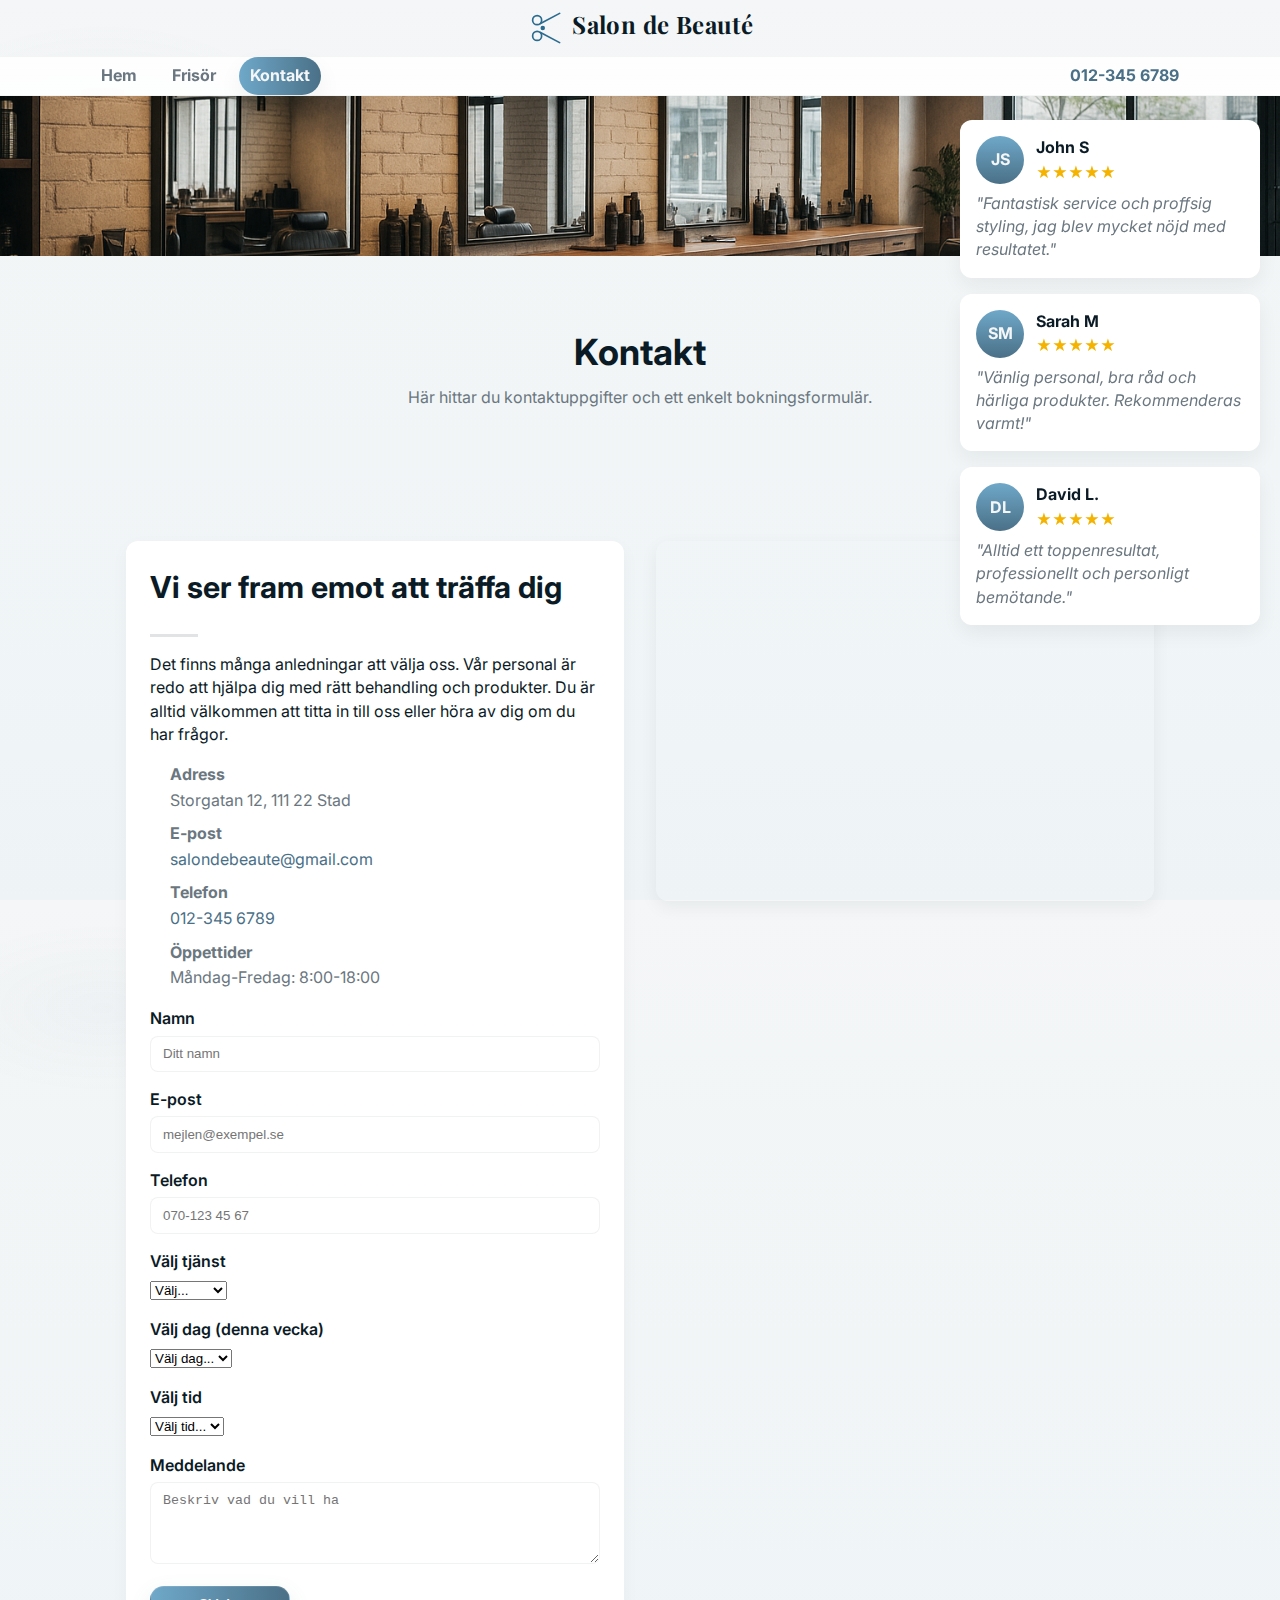
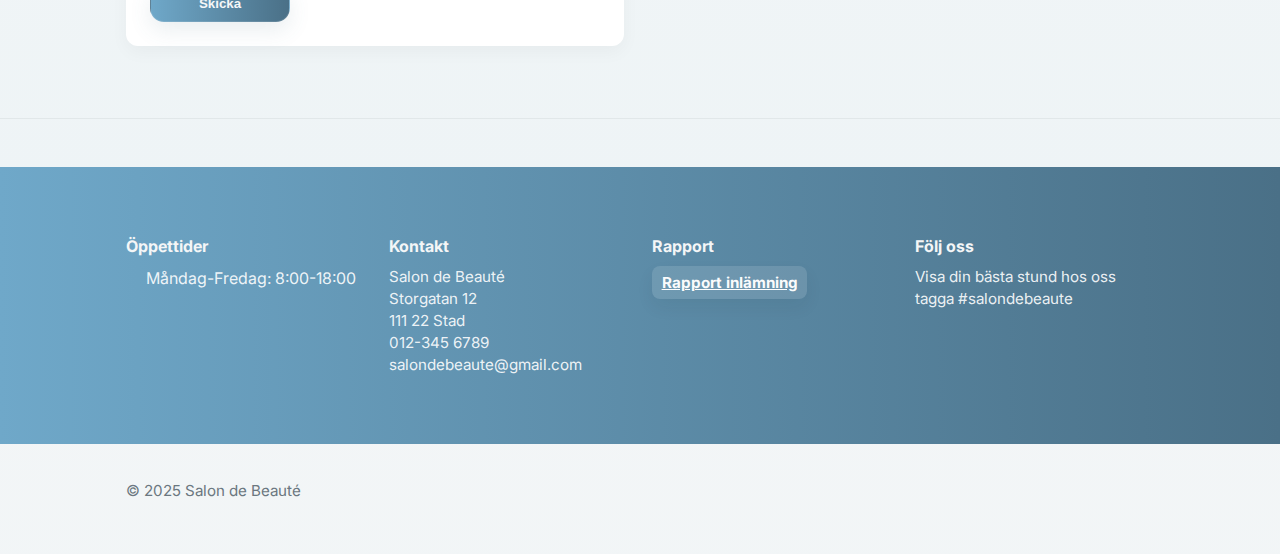
<file: kontakt.html>
<!doctype html>
<html lang="sv">
  <head>
  <meta charset="utf-8" />
  <meta name="viewport" content="width=device-width,initial-scale=1" />
  <title>Kontakt - Salon de Beauté</title>
  <link rel="stylesheet" href="styles.css">
</head>
<body>
  
  <header class="site-header">
    <div class="container">
  <h1 class="logo"><a href="hem.html"><img src="assets/scissors-logo.svg" alt="Salon de Beauté logo" class="logo-img">Salon de Beauté</a></h1>
    </div>
  </header>

  <nav class="sub-nav" aria-label="Primary">
    <div class="container">
      <a href="hem.html">Hem</a>
      <div class="nav-item has-submenu" aria-haspopup="true">
        <a href="frisor.html" class="nav-link">Frisör</a>
        <ul class="dropdown-menu" role="menu" aria-label="Frisör meny">
          <li role="none"><a role="menuitem" href="frisor-1.html">Klipp &amp; Form</a></li>
          <li role="none"><a role="menuitem" href="frisor-2.html">Färg &amp; toning</a></li>
          <li role="none"><a role="menuitem" href="frisor-3.html">Styling &amp; Brud</a></li>
        </ul>
      </div>
      <a href="kontakt.html" class="active" aria-current="page">Kontakt</a>
      <a href="tel:+46123456789" class="nav-phone">012-345 6789</a>
    </div>
  </nav>
  
  <!-- header banner using user-provided image (caption removed) -->
  <div class="header-banner" role="img" aria-label="Salongens interiör">
    <img src="assets/real2.png" alt="Salongens interiör" class="banner-img">
  </div>
  <main id="main">
    <section class="hero">
      <div class="container">
        <h2>Kontakt</h2>
  <p>Här hittar du kontaktuppgifter och ett enkelt bokningsformulär.</p>
      </div>
    </section>

    <section class="contact-hero container">
      <div class="contact-info">
    <h2>Vi ser fram emot att träffa dig</h2>
  <hr aria-hidden="true" class="hr-decor">
    <p>Det finns många anledningar att välja oss. Vår personal är redo att hjälpa dig med rätt behandling och produkter. Du är alltid välkommen att titta in till oss eller höra av dig om du har frågor.</p>

          <ul class="contact-list">
            <li><strong>Adress</strong><br>Storgatan 12, 111 22 Stad</li>
            <li><strong>E-post</strong><br><a href="mailto:salondebeaute@gmail.com">salondebeaute@gmail.com</a></li>
            <li><strong>Telefon</strong><br><a href="tel:0123456789">012-345 6789</a></li>
            <li><strong>Öppettider</strong><br>Måndag-Fredag: 8:00-18:00</li>
          </ul>
      
        <!-- Contact form with varied input types (no backend) -->
        <form class="contact-form" action="#" method="post" novalidate>
          <div class="form-group">
            <label for="name">Namn</label>
            <input id="name" name="name" type="text" placeholder="Ditt namn">
          </div>

          <div class="form-group">
            <label for="email">E-post</label>
            <input id="email" name="email" type="email" placeholder="mejlen@exempel.se">
          </div>

          <div class="form-group">
            <label for="tel">Telefon</label>
            <input id="tel" name="tel" type="tel" placeholder="070-123 45 67">
          </div>

          <div class="form-group">
            <label for="service">Välj tjänst</label>
            <select id="service" name="service">
              <option value="">Välj...</option>
              <option value="klippning">Klippning</option>
              <option value="farg">Färg</option>
              <option value="styling">Styling</option>
            </select>
          </div>

          <div class="form-group">
            <label for="day">Välj dag (denna vecka)</label>
            <select id="day" name="day">
              <option value="">Välj dag...</option>
              <option value="mandag">Måndag</option>
              <option value="tisdag">Tisdag</option>
              <option value="onsdag">Onsdag</option>
              <option value="torsdag">Torsdag</option>
              <option value="fredag">Fredag</option>
            </select>
          </div>

          <div class="form-group">
            <label for="time">Välj tid</label>
            <select id="time" name="time">
              <option value="">Välj tid...</option>
              <option>08:00</option>
              <option>09:00</option>
              <option>10:00</option>
              <option>11:00</option>
              <option>12:00</option>
              <option>13:00</option>
              <option>14:00</option>
              <option>15:00</option>
              <option>16:00</option>
              <option>17:00</option>
              
            </select>
          </div>

           

          <div class="form-group">
            <label for="message">Meddelande</label>
            <textarea id="message" name="message" rows="4" placeholder="Beskriv vad du vill ha"></textarea>
          </div>

          <div class="form-actions">
            <button class="btn" type="submit">Skicka</button>
          </div>
        </form>
      </div>

      <div class="map-wrapper" aria-hidden="false">
        <!-- Google Maps embed using the provided address -->
        <iframe
          title="Salon de Beauté location"
          src="https://www.google.com/maps?q=59.335000%2C18.083333&z=17&output=embed"
          width="100%" height="100%"
          loading="eager" allowfullscreen referrerpolicy="no-referrer-when-downgrade"></iframe>
      </div>
    </section>

    <!-- reviews sidebar (sticky on the right) -->
    <aside class="reviews-sidebar" aria-label="Kundrecensioner">
      <div class="review-card">
          <div class="review-header">
          <div class="review-avatar">JS</div>
          <div class="review-meta"><strong>John S</strong><div class="stars">★★★★★</div></div>
        </div>
  <blockquote>"Fantastisk service och proffsig styling, jag blev mycket nöjd med resultatet."</blockquote>
      </div>
      <div class="review-card">
        <div class="review-header">
          <div class="review-avatar">SM</div>
          <div class="review-meta"><strong>Sarah M</strong><div class="stars">★★★★★</div></div>
        </div>
        <blockquote>"Vänlig personal, bra råd och härliga produkter. Rekommenderas varmt!"</blockquote>
      </div>
      <div class="review-card">
        <div class="review-header">
          <div class="review-avatar">DL</div>
          <div class="review-meta"><strong>David L.</strong><div class="stars">★★★★★</div></div>
        </div>
  <blockquote>"Alltid ett toppenresultat, professionellt och personligt bemötande."</blockquote>
      </div>
    </aside>

  </main>

  <footer class="site-footer">
    <div class="footer-bar" role="region" aria-label="Footer information">
      <div class="container footer-columns">
        <div class="footer-col">
          <h4>Öppettider</h4>
          <ul class="hours">
            <li>Måndag-Fredag: 8:00-18:00</li>
          </ul>
        </div>
        <div class="footer-col">
          <h4>Kontakt</h4>
          <p>Salon de Beauté<br>Storgatan 12<br>111 22 Stad</p>
          <p><a href="tel:0123456789">012-345 6789</a><br><a href="mailto:salondebeaute@gmail.com">salondebeaute@gmail.com</a></p>
        </div>
        <div class="footer-col">
          <h4>Rapport</h4>
          <p><a href="rapport.pdf" class="rapport-link" target="_blank" rel="noopener">Rapport inlämning</a></p>
        </div>
        <div class="footer-col">
          <h4>Följ oss</h4>
          <p>Visa din bästa stund hos oss<br>tagga #salondebeaute</p>
          <!-- social icon removed as requested -->
        </div>
      </div>
    </div>
    <div class="container">
      <p>© 2025 Salon de Beauté</p>
    </div>
  </footer>

  <!-- Mobile-only reviews toggle (CSS-only) -->
  <a href="#mobile-reviews" class="reviews-toggle" aria-hidden="false">Recensioner</a>

  <aside id="mobile-reviews" class="mobile-reviews-drawer" role="dialog" aria-label="Kundrecensioner">
  <a href="#" class="mobile-reviews-close" aria-label="Stäng recensioner">✕</a>
    <div class="reviews-drawer-inner">
      <div class="review-card">
        <div class="review-header">
          <div class="review-avatar">JS</div>
          <div class="review-meta"><strong>John S</strong><div class="stars">★★★★★</div></div>
        </div>
        <blockquote>"Fantastisk service och proffsig styling, jag blev mycket nöjd med resultatet."</blockquote>
      </div>
      <div class="review-card">
        <div class="review-header">
          <div class="review-avatar">SM</div>
          <div class="review-meta"><strong>Sarah M</strong><div class="stars">★★★★★</div></div>
        </div>
        <blockquote>"Vänlig personal, bra råd och härliga produkter. Rekommenderas varmt!"</blockquote>
      </div>
      <div class="review-card">
        <div class="review-header">
          <div class="review-avatar">DL</div>
          <div class="review-meta"><strong>David L.</strong><div class="stars">★★★★★</div></div>
        </div>
        <blockquote>"Alltid ett toppenresultat, professionellt och personligt bemötande."</blockquote>
      </div>
    </div>
  </aside>

  
  

</body>
</html>
</file>
<file: styles.css>
/* styles.css - modern subtle visual refresh (dark glassmorphism) */
@import url('https://fonts.googleapis.com/css2?family=Inter:wght@300;400;600;700&display=swap');
@import url('https://fonts.googleapis.com/css2?family=Playfair+Display:ital,wght@0,400;0,700;1,400;1,700&display=swap');
:root{
  /* light grey-white theme (complementary to grey-blue accents) */
  --bg: #f4f6f7;             /* pale grey background */
  --surface: #ffffff;        /* card surface (white) */
  --muted: #6b7780;          /* muted steel-grey for secondary text */
  --accent: #6fa8c9;         /* steel blue accent (kept) */
  --accent-2: #4a7087;       /* darker blue-gray accent */
  --text: #0b1b26;           /* dark slate text */
  --glass: rgba(11,27,38,0.03);
  --radius: 12px;
  --max-width: 1100px;
  --logo-font: 'Playfair Display', Georgia, 'Times New Roman', serif;
}

/* Contact page layout: details + map */
.contact-hero{display:grid;grid-template-columns:1fr 1fr;gap:2rem;align-items:start;margin-top:1.25rem}
.contact-hero .contact-info{background:var(--surface);padding:1.5rem;border-radius:12px;box-shadow:0 6px 18px rgba(11,27,38,0.04)}
.contact-hero h2{margin-top:0;font-size:1.9rem}
/* decorative horizontal rule used in contact page */
.hr-decor{width:48px;border:0;border-top:3px solid rgba(11,27,38,0.12);margin:.75rem 0}
.contact-list{list-style:none;padding:0;margin:1rem 0 0;color:var(--muted);line-height:1.6}
.contact-list li{margin-bottom:1rem}
.contact-list a{color:var(--accent-2);text-decoration:none}
.contact-list a:hover{text-decoration:underline}
.map-wrapper{width:100%;height:360px;min-height:300px;border-radius:12px;overflow:hidden;box-shadow:0 6px 18px rgba(11,27,38,0.06)}
.map-wrapper iframe{width:100%;height:100%;border:0;display:block}

*{box-sizing:border-box}
html,body{height:100%}
body{
  margin:0;
  display:flex;                /* ensure footer sticks to bottom on short pages */
  flex-direction:column;
  min-height:100vh;
  overflow-x: hidden; /* prevent horizontal scrollbar when using full-bleed elements */
  font-family: 'Inter', system-ui, -apple-system, 'Segoe UI', Roboto, Arial, sans-serif;
  color:var(--text);
  /* light background with a subtle cool wash */
  background: radial-gradient(1000px 480px at 8% 12%, rgba(74,112,135,0.03), transparent 18%),
              linear-gradient(180deg, var(--bg) 0%, #eef4f6 100%);
  -webkit-font-smoothing:antialiased;
  -moz-osx-font-smoothing:grayscale;
  line-height:1.45;
}
.main{flex:1}
main{flex:1}
.container{max-width:var(--max-width);margin:0 auto;padding:2.25rem}

/* utility: small top spacing for links that appear between sections */
.reviews-link{margin-top:1rem}

/* Skip link - hidden by default, shown on focus for keyboard users */
.skip-link{
  position:absolute;
  left:-999px;
  top:auto;
  height: clamp(640px, 45vw, 1200px);
  overflow:hidden;
  background:transparent;
  color:var(--text);
  text-decoration:none;
  background-position: center 88%;
}
.skip-link:focus, .skip-link:active{
  left: 1rem;
  top: 1rem;
  width: auto;
  height: auto;
  padding: .45rem .6rem;
  border-radius: 8px;
  background: linear-gradient(90deg, var(--accent), var(--accent-2));
  color: var(--bg);
  box-shadow: 0 8px 20px rgba(11,27,38,0.06);
}

/* Improved focus outlines for keyboard users */
a:focus-visible, button:focus-visible, .btn:focus-visible, .nav a:focus-visible{
  outline: 3px solid rgba(111,168,201,0.18);
  outline-offset: 3px;
  box-shadow: 0 0 0 6px rgba(111,168,201,0.08);
  border-radius:8px;
}

/* Header */
.site-header{background:transparent;padding:.6rem 0;min-height:56px;height:56px;display:flex;align-items:center}
.site-header .container{display:flex;align-items:center;justify-content:flex-start;padding-top:0;padding-bottom:0}
.logo{
  font-family: var(--logo-font);
  font-size:1.5rem;
  margin:0;
  font-weight:700;
  letter-spacing:0.4px;
  line-height:1;
}
.logo a{color:var(--text);text-decoration:none}
.logo img, .logo-img{height:36px;vertical-align:middle;margin-right:.6rem;display:inline-block}
.nav a{color:var(--muted);text-decoration:none;margin-left:1rem;font-weight:600}
.nav a:hover{color:var(--accent)}

/* Sub navigation bar directly below header */
.sub-nav{background:linear-gradient(180deg, rgba(255,255,255,0.9), rgba(255,255,255,0.85));border-top:1px solid rgba(11,27,38,0.04);border-bottom:1px solid rgba(11,27,38,0.04);backdrop-filter: blur(6px);}
.sub-nav .container{display:flex;gap:0.75rem;align-items:center;padding:.6rem 0}
.sub-nav a{color:var(--muted);text-decoration:none;padding:.45rem .7rem;border-radius:999px;font-weight:700;transition:all .18s ease}
.sub-nav a:hover{color:var(--text);background:linear-gradient(90deg, rgba(111,168,201,0.08), rgba(74,112,135,0.06));transform:translateY(-2px)}
.sub-nav a[aria-current="page"], .sub-nav a.active{color:var(--bg);background:linear-gradient(90deg,var(--accent),var(--accent-2));box-shadow:0 10px 24px rgba(11,27,38,0.06)}

/* phone in nav: push to right and style to match nav links */
.sub-nav .nav-phone{margin-left:auto;color:var(--accent-2);text-decoration:none;padding:.45rem .7rem;border-radius:999px;font-weight:700}
.sub-nav .nav-phone:hover{background:linear-gradient(90deg, rgba(111,168,201,0.08), rgba(74,112,135,0.06));color:var(--text);transform:translateY(-2px)}

/* Dropdown submenu for Frisör (CSS-only, hover + keyboard focus) */
.nav-item{position:relative}
.nav-item .nav-link{display:inline-flex;align-items:center;padding:.45rem .7rem;border-radius:999px;color:var(--muted);text-decoration:none;font-weight:700}
.nav-item .nav-link:hover{color:var(--text);background:linear-gradient(90deg, rgba(111,168,201,0.08), rgba(74,112,135,0.06));transform:translateY(-2px)}
.dropdown-menu{position:absolute;left:0;top:100%;margin-top:4px;min-width:220px;background:var(--surface);border-radius:10px;box-shadow:0 12px 40px rgba(11,27,38,0.12);padding:.5rem;list-style:none;opacity:0;visibility:hidden;transform:translateY(-6px);transition:opacity .18s ease,transform .18s ease,visibility .18s;z-index:60;pointer-events:none}
.dropdown-menu li{margin:0}
.dropdown-menu a{display:block;padding:.5rem .75rem;color:var(--text);text-decoration:none;border-radius:8px;font-weight:600}
.dropdown-menu a:hover, .dropdown-menu a:focus{background:linear-gradient(90deg, rgba(111,168,201,0.06), rgba(74,112,135,0.04));color:var(--text)}

/* show submenu on hover or keyboard focus */
.nav-item:hover .dropdown-menu, .nav-item:focus-within .dropdown-menu, .dropdown-menu:hover{opacity:1;visibility:visible;transform:translateY(0);pointer-events:auto}

/* invisible bridge to prevent a small gap when moving pointer between parent and submenu */
.nav-item::after{content:"";position:absolute;left:0;right:0;top:100%;height:40px;pointer-events:auto}

/* ensure parent link doesn't overlap the submenu and block clicks */
.nav-item .nav-link{position:relative;z-index:10}
.dropdown-menu{z-index:60}

/* ensure submenu stacks above other page elements */
.sub-nav .container{z-index:6}

/* Ensure consistent nav/header stacking and heights across pages */
.site-header{min-height:56px;height:56px}
.sub-nav{height:48px}
.sub-nav .container{height:100%;padding:0}
.sub-nav .container > a{display:inline-flex;align-items:center}

/* Header/banner styles: short full-bleed banner using the interior image */
.header-banner{
  width:100vw; /* break out to full-bleed */
  margin-left: calc(50% - 50vw);
  /* reduced banner height so it doesn't dominate the page */
  height: clamp(180px, 22vw, 360px);
  background-image: url('assets/real2.png');
  background-size: cover;
  /* tiny nudge: move focal point a bit lower */
  background-position: center 52%;
  background-repeat: no-repeat;
  display:flex;align-items:center;
  color:var(--bg);
  position:relative;z-index:2;
  overflow:hidden; /* ensure the absolutely-positioned img doesn't bleed out */
  margin-top: 0; /* ensure banner sits below the nav without overlap */
}
.header-banner::after{
  content:"";position:absolute;inset:0;background:linear-gradient(180deg, rgba(11,27,38,0.04), rgba(11,27,38,0.01));pointer-events:none;border-radius:0;
}
.header-banner .container{position:relative;z-index:3}
.banner-caption{font-weight:700;background:rgba(11,27,38,0.5);padding:.45rem .75rem;border-radius:10px;color:var(--bg);display:inline-block}

/* DEBUG: strong visible label inside banner */
.banner-debug{position:relative;z-index:99999;background:rgba(255,255,255,0.95);color:#222;padding:.85rem 1.25rem;border-radius:8px;font-weight:700;margin-top:1rem;display:inline-block}

/* Fallback: ensure an inline image displays if background-image doesn't load */
.header-banner > .banner-img{position:absolute;inset:0;width:100%;height:100%;object-fit:cover;object-position:center 52%;display:block;border:0;z-index:3;opacity:1 !important;visibility:visible !important}
.header-banner::after{position:absolute;z-index:2}
.header-banner .banner-caption{position:relative;z-index:3}

/* Title image (full-bleed, appears below nav). Thinner height so it doesn't dominate the page. */
.title-image{
  width:100vw; /* full-bleed edge-to-edge */
  margin-left: calc(50% - 50vw);
  height: clamp(64px, 6vw, 120px); /* thinner */
  overflow:hidden;
  position:relative;
  z-index:1; /* sit below header/nav and banner */
}
.title-image-img{
  width:100%;
  height:100%;
  object-fit:cover;
  object-position:center 52%;
  display:block;
}

/* Safety-debug: ensure banner can't be hidden by stacking or zero height */
.header-banner{min-height:160px !important;background-color:transparent !important}
.header-banner > .banner-img{display:block !important;opacity:1 !important;visibility:visible !important}


/* ensure header/nav sit above the page content */
.site-header, .sub-nav{position:relative;z-index:3}


/* Hero */
.hero{display:flex;align-items:center;justify-content:center;padding:2rem 0 2.75rem;text-align:center}
.hero h2{font-size:2.25rem;margin:.125rem 0;color:var(--text)}
.hero p{color:var(--muted);margin:.5rem 0 1rem;max-width:700px;margin-left:auto;margin-right:auto}
.btn{display:inline-flex;align-items:center;gap:.6rem;justify-content:center;padding:.65rem 1.1rem;background:linear-gradient(90deg,var(--accent),var(--accent-2));color:var(--bg);border-radius:14px;text-decoration:none;font-weight:700;box-shadow:0 8px 22px rgba(74,112,135,0.12);border:1px solid rgba(255,255,255,0.12);transition:transform .18s cubic-bezier(.2,.9,.2,1),box-shadow .18s ease,opacity .12s ease;line-height:1}
.btn svg{height:1.05em;width:auto;display:inline-block;vertical-align:middle}
.btn:hover{transform:translateY(-4px);box-shadow:0 18px 40px rgba(74,112,135,0.14)}
.btn:active{transform:translateY(-1px);opacity:.98}
.btn:focus-visible{outline:3px solid rgba(111,168,201,0.18);outline-offset:4px;border-radius:12px}

.form-actions .btn{display:inline-block;min-width:140px}
@media (max-width:900px){.btn{width:100%}}

/* Features */
.features{display:grid;grid-template-columns:repeat(auto-fit,minmax(240px,1fr));gap:1.25rem;margin-top:2rem}
.feature{background:var(--surface);padding:1.25rem;border-radius:var(--radius);box-shadow:0 6px 18px rgba(11,27,38,0.06);transition:transform .18s ease, box-shadow .18s ease}
.feature h3{margin-top:0}
.feature p{color:var(--muted);margin-bottom:0}
.feature:hover{transform:translateY(-6px);box-shadow:0 24px 48px rgba(111,168,201,0.06)}

/* Local navigation for sections (pills) */
.local-nav ul{display:flex;gap:.5rem;list-style:none;padding:0;margin:0 0 1rem 0;flex-wrap:wrap}
.local-nav a{display:inline-block;padding:.45rem .75rem;background:transparent;border-radius:999px;color:var(--accent-2);text-decoration:none;border:1px solid rgba(74,112,135,0.08);font-weight:700}
.local-nav a:hover{background:linear-gradient(90deg,var(--accent),var(--accent-2));color:var(--bg);box-shadow:0 8px 20px rgba(11,27,38,0.06)}
.local-nav a.active{background:linear-gradient(90deg,var(--accent),var(--accent-2));color:var(--bg);box-shadow:0 8px 20px rgba(11,27,38,0.06)}

/* Dropdown removed: navigation uses simple links and local nav for section links */

/* About / Contact */
.about, .contact{background:var(--surface);padding:1.25rem;border-radius:12px;margin-top:1.5rem;box-shadow:0 6px 18px rgba(11,27,38,0.06)}

/* Contact form */
.contact-form{max-width:700px;margin-top:1rem}
.form-group{margin-bottom:1rem}
.form-group label{display:block;margin-bottom:.35rem;font-weight:600;color:var(--text)}
.form-group input,.form-group textarea{width:100%;padding:.6rem .75rem;border-radius:8px;border:1px solid rgba(11,27,38,0.06);background:var(--surface);color:var(--text)}
.form-group input:focus,.form-group textarea:focus{outline:none;box-shadow:0 0 0 4px rgba(111,168,201,0.08);border-color:rgba(111,168,201,0.4)}
.form-actions{margin-top:1rem}

/* Pricing and gallery */
.gallery{display:grid;grid-template-columns:repeat(auto-fit,minmax(220px,320px));justify-content:center;gap:1rem;margin-top:1rem}
.gallery-item{background:var(--surface);padding:1.25rem;border-radius:8px;color:var(--muted);display:flex;align-items:center;justify-content:center;min-height:90px;box-shadow:0 6px 14px rgba(11,27,38,0.04)}
.container ul{padding-left:1.25rem}
.container ul li{margin-bottom:.5rem}

/* gallery images: make images fill their gallery tile and crop nicely */
.gallery-item img{width:100%;height:320px;object-fit:cover;border-radius:6px;display:block}

/* Footer */
.site-footer{padding:1rem 0;margin-top:2.25rem;border-top:1px solid rgba(11,27,38,0.06)}
.site-footer p{margin:0;color:var(--muted);font-size:.95rem}

/* Responsive tweaks */
@media (max-width:900px){
  .container{padding:1.25rem}
  /* collapse contact-hero to a single column on narrower screens */
  .contact-hero{grid-template-columns:1fr;gap:1rem}
}

@media (max-width:900px){
  .hero{padding:1.5rem 1rem}
  .logo{font-size:1rem}
  .nav a{margin-left:.5rem;font-size:.95rem}
  .sub-nav .container{flex-wrap:wrap;gap:.5rem}
  .btn{width:100%;display:inline-block;text-align:center}
  .features{grid-template-columns:1fr}
  /* allow header to grow on small screens to avoid overlap */
  .site-header{height:auto;min-height:48px;padding:.6rem 0}
  /* keep banner height identical to desktop on phones (only width should change) */
  /* use the same clamp as the desktop banner so height remains consistent */
  .header-banner{height:clamp(180px, 22vw, 360px)}
  /* Mobile gallery: CSS-only fade slideshow
    Keep gallery height identical to desktop so only width changes on phones. */
  .gallery{position:relative;display:block;height:320px;padding:0;overflow:hidden}
  .gallery-item{position:absolute;inset:0;padding:0;border-radius:8px;overflow:hidden;opacity:0;display:block;background:var(--surface);box-shadow:0 6px 14px rgba(11,27,38,0.04)}
  .gallery-item img{width:100%;height:100%;object-fit:cover;display:block;border-radius:8px}

  /* three slides: 12s cycle, each visible ~4s. Stagger with delays */
  .gallery-item:nth-child(1){animation:fade-3 12s infinite;animation-delay:0s}
  .gallery-item:nth-child(2){animation:fade-3 12s infinite;animation-delay:4s}
  .gallery-item:nth-child(3){animation:fade-3 12s infinite;animation-delay:8s}

  @keyframes fade-3{
    0%{opacity:0}
    6%{opacity:1}
    30%{opacity:1}
    36%{opacity:0}
    100%{opacity:0}
  }

  /* pause on hover/focus for better usability */
  .gallery:hover .gallery-item, .gallery:focus-within .gallery-item{animation-play-state:paused}
}

/* make gallery images slightly smaller on narrow screens */
/* removed 601-800px grid override so flex/scroll-snap applies up to 900px */

/* reviews sidebar (right side sticky vertical reviews) */
.reviews-sidebar{position:fixed;right:1.25rem;top:120px;width:300px;display:flex;flex-direction:column;gap:1rem;z-index:40}
.review-card{background:var(--surface);padding:1rem;border-radius:12px;box-shadow:0 8px 20px rgba(11,27,38,0.06);color:var(--text)}
.review-header{display:flex;align-items:center;gap:.75rem;margin-bottom:.5rem}
.review-avatar{width:48px;height:48px;border-radius:50%;background:linear-gradient(180deg,var(--accent),var(--accent-2));display:flex;align-items:center;justify-content:center;color:var(--bg);font-weight:700}
.review-meta small, .review-meta .stars{display:block}
.review-meta .stars{color:#f5b301;font-size:0.95rem;margin-top:.15rem}
.review-card blockquote{margin:0;color:var(--muted);font-style:italic}

@media (max-width:900px){
  .reviews-sidebar{display:none}
}

/* Medium viewports: keep reviews visible but put it into the normal flow so it
   doesn't overlap the main content. This targets widths between phone and wide
   desktop where a fixed sidebar can block text. */
@media (min-width:901px) and (max-width:1100px){
  .reviews-sidebar{
    position:static; /* flow with document */
    width:100%;
    right:auto;
    top:auto;
    margin:1.25rem 0; /* spacing similar to other sections */
    z-index:1;
    box-shadow:none; /* remove floating card shadow so it blends */
  }
  /* slightly reduce card shadows when sidebar is in-flow so it doesn't look like a floating panel */
  .reviews-sidebar .review-card{box-shadow:0 6px 12px rgba(11,27,38,0.04)}
}

/* Hide mobile-only reviews toggle/drawer by default on larger viewports.
   The media query below (max-width:900px) will show these on phones only. */
.reviews-toggle, .mobile-reviews-drawer{display:none}

/* Mobile-only reviews toggle (CSS-only) - appears only on narrow viewports and doesn't affect desktop */
@media (max-width:900px){
  .reviews-toggle{display:flex;position:fixed;right:12px;bottom:18%;z-index:80;background:linear-gradient(90deg,var(--accent),var(--accent-2));color:var(--bg);border:0;padding:.6rem .9rem;border-radius:999px;font-weight:700;box-shadow:0 10px 30px rgba(11,27,38,0.12);text-decoration:none}

  .mobile-reviews-drawer{display:block;position:fixed;top:72px;right:0;width:320px;max-width:86vw;height:calc(100vh - 96px);background:var(--surface);box-shadow:-18px 0 40px rgba(11,27,38,0.18);transform:translateX(110%);transition:transform .28s cubic-bezier(.2,.9,.2,1);z-index:85;border-top-left-radius:12px;border-bottom-left-radius:12px;overflow:auto;padding:1rem}
  .mobile-reviews-drawer:target{transform:translateX(0)}
  .mobile-reviews-close{position:absolute;left:8px;top:8px;border:0;background:transparent;font-size:18px;text-decoration:none;color:var(--muted)}

  /* ensure desktop sidebar remains hidden on small screens (no duplication visible) */
  .reviews-sidebar{display:none}
}

/* Footer bar: three columns with ö¶ppettider, kontakt, and social */
.footer-bar{
  /* Match primary CTA 'Boka tid' gradient */
  background: linear-gradient(90deg, var(--accent), var(--accent-2));
  color: var(--bg);
  padding:2rem 0;
  margin-top:2rem;
}
.footer-columns{display:grid;grid-template-columns:repeat(4,1fr);gap:1.5rem;align-items:start}
.footer-col h4{margin:0 0 .5rem 0;color:var(--bg);font-weight:700}
.hours, .hours li{list-style:none;padding:0;margin:0;color:rgba(255,255,255,0.9);line-height:1.6}
.footer-col p, .footer-col a{color:rgba(255,255,255,0.9);text-decoration:none}
.footer-col a:hover{color:rgba(255,255,255,1)}
.social-dot{display:inline-block;width:36px;height:36px;border-radius:999px;background:rgba(255,255,255,0.1);color:var(--bg);display:flex;align-items:center;justify-content:center;box-shadow:0 6px 14px rgba(11,27,38,0.04)}

/* Make the packaged report link more visible while keeping it consistent with footer */
.footer-col a.rapport-link{
  display:inline-block;
  background: rgba(255,255,255,0.12);
  color: rgba(255,255,255,0.98);
  padding: .35rem .6rem;
  border-radius:8px;
  font-weight:700;
  text-decoration:underline;
  box-shadow: 0 8px 18px rgba(11,27,38,0.06);
  transition: transform .12s ease, background .12s ease, box-shadow .12s ease;
}
.footer-col a.rapport-link:hover, .footer-col a.rapport-link:focus{
  background: rgba(255,255,255,0.18);
  transform: translateY(-2px);
  box-shadow: 0 12px 26px rgba(11,27,38,0.08);
  color: rgba(255,255,255,1);
}

@media (max-width:800px){
  .footer-columns{grid-template-columns:1fr;gap:1rem}
  .footer-bar{padding:1.25rem 0}
}

/* debug CSS removed */

/* show gallery arrow buttons on mobile & tablet (<=900px) */
@media (max-width:900px){
  .gallery-btn{display:flex}
}

/* Mobile: keep the desktop reviews sidebar hidden on small screens */
@media (max-width:900px){
  .reviews-sidebar{display:none}
}
</file>
